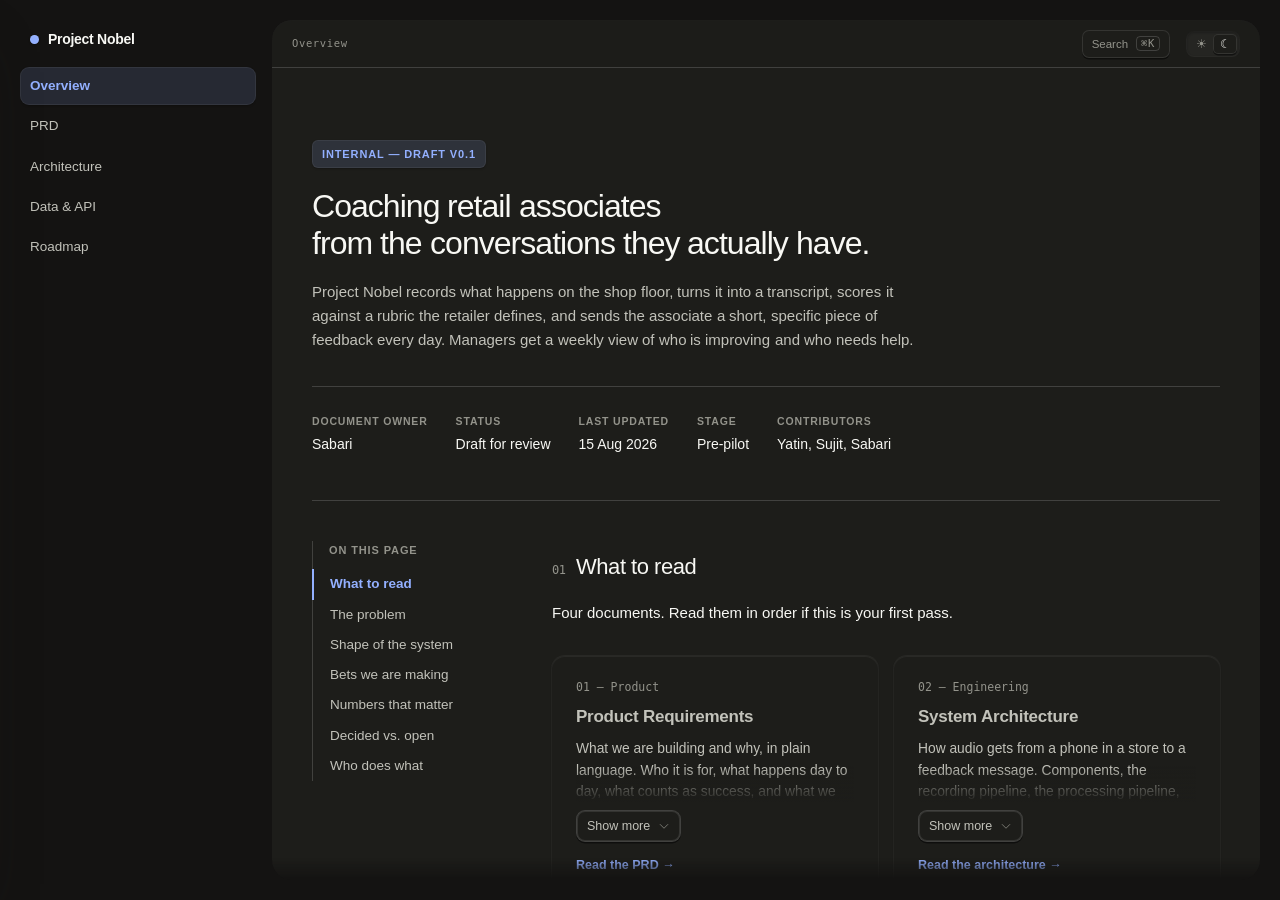
<file: index.html>
<!DOCTYPE html>
<html lang="en" class="dark">
<head>
<meta charset="utf-8">
<meta name="viewport" content="width=device-width, initial-scale=1">
<title>Project Nobel — Documentation</title>
<meta name="description" content="Project Nobel: retail sales coaching from real floor conversations. Product and architecture documentation.">
<link rel="stylesheet" href="assets/styles.css">
<link rel="icon" href="assets/favicon.svg" type="image/svg+xml">
</head>
<body>

<div class="app-shell">
  <aside class="site-sidebar" aria-label="Documentation">
    <a class="sidebar-brand" href="index.html"><span class="brand-mark"></span> Project Nobel</a>
    <nav class="sidebar-nav">
      <a href="index.html" class="active">Overview</a>
      <a href="prd.html">PRD</a>
      <a href="architecture.html">Architecture</a>
      <a href="data-model.html">Data &amp; API</a>
      <a href="roadmap.html">Roadmap</a>
    </nav>
  </aside>
  <div class="panel-column">
    <div class="doc-panel mat-panel scroll-inset" id="doc-scroll">
      <header class="doc-header">
        <button class="mat-cap press mobile-nav-btn" type="button" aria-label="Open navigation" aria-expanded="false"><span class="burger-ico" aria-hidden="true"><i></i><i></i><i></i></span></button>
        <span class="doc-breadcrumb meta">Overview</span>
        <span class="header-spacer"></span>
        <button class="mat-cap press search-trigger" type="button" aria-label="Search documentation"><span>Search</span><kbd class="meta">⌘K</kbd></button>
        <div class="theme-toggle mat-well" role="group" aria-label="Theme">
          <span class="theme-cap mat-cap" aria-hidden="true"></span>
          <button type="button" data-theme-light aria-label="Light" aria-pressed="false">☀</button>
          <button type="button" data-theme-dark aria-label="Dark" aria-pressed="true">☾</button>
        </div>
        <div class="progress-track" aria-hidden="true"><div class="progress"></div></div>
      </header>
      <div class="doc-fade-top"></div>
      <div class="doc-body">
<div class="wrap">

  <section class="hero">
    <span class="eyebrow">Internal — Draft v0.1</span>
    <h1>Coaching retail associates<br>from the conversations they actually have.</h1>
    <p class="lede">
      Project Nobel records what happens on the shop floor, turns it into a transcript, scores it
      against a rubric the retailer defines, and sends the associate a short, specific
      piece of feedback every day. Managers get a weekly view of who is improving and who needs help.
    </p>

    <div class="meta-row">
      <div class="meta-item"><div class="k">Document owner</div><div class="v">Sabari</div></div>
      <div class="meta-item"><div class="k">Status</div><div class="v">Draft for review</div></div>
      <div class="meta-item"><div class="k">Last updated</div><div class="v">15 Aug 2026</div></div>
      <div class="meta-item"><div class="k">Stage</div><div class="v">Pre-pilot</div></div>
      <div class="meta-item"><div class="k">Contributors</div><div class="v">Yatin, Sujit, Sabari</div></div>
    </div>
  </section>

  <div class="layout">

    <aside class="toc">
      <div class="toc-label">On this page</div>
      <a href="#read">What to read</a>
      <a href="#problem">The problem</a>
      <a href="#shape">Shape of the system</a>
      <a href="#bets">Bets we are making</a>
      <a href="#numbers">Numbers that matter</a>
      <a href="#decided">Decided vs. open</a>
      <a href="#team">Who does what</a>
    </aside>

    <main>

      <h2 id="read"><span class="section-num">01</span>What to read</h2>
      <p>Four documents. Read them in order if this is your first pass.</p>

      <div class="tiles">
        <a class="tile" href="prd.html">
          <div class="n">01 — Product</div>
          <div class="t">Product Requirements</div>
          <div class="d">What we are building and why, in plain language. Who it is for, what happens
            day to day, what counts as success, and what we are deliberately not doing.</div>
          <div class="go">Read the PRD →</div>
        </a>
        <a class="tile" href="architecture.html">
          <div class="n">02 — Engineering</div>
          <div class="t">System Architecture</div>
          <div class="d">How audio gets from a phone in a store to a feedback message. Components,
            the recording pipeline, the processing pipeline, failure handling, security.</div>
          <div class="go">Read the architecture →</div>
        </a>
        <a class="tile" href="data-model.html">
          <div class="n">03 — Engineering</div>
          <div class="t">Data Model &amp; API</div>
          <div class="d">Database tables, storage layout, API contracts between app and backend,
            the rubric format, and the exact prompt structure for scoring.</div>
          <div class="go">Read the data model →</div>
        </a>
        <a class="tile" href="roadmap.html">
          <div class="n">04 — Planning</div>
          <div class="t">Roadmap &amp; Risks</div>
          <div class="d">Phased delivery plan, the open questions that need answers before we
            commit, honest risk register, and owner-by-owner next steps.</div>
          <div class="go">Read the roadmap →</div>
        </a>
      </div>

      <h2 id="problem"><span class="section-num">02</span>The problem</h2>
      <p>
        In e-commerce, every step of a sale is measured. In a physical store, almost none of it is.
        A retailer knows what was sold and what the footfall was. They do not know what the associate
        actually said, whether they asked the customer what they needed, whether they knew the product,
        or whether they even greeted the person who walked in.
      </p>
      <p>
        Today the only tool is a manager standing nearby, or a mystery shopper visiting once a quarter.
        Both are rare, subjective, and too late to change anything. So coaching in retail is mostly
        opinion delivered occasionally, and nobody can tell whether it worked.
      </p>

      <div class="note">
        <div class="t">The one-line version</div>
        <p>Retail has no equivalent of a call recording. We are trying to create one, and then make it
        useful to the person who was on the call.</p>
      </div>

      <h2 id="shape"><span class="section-num">03</span>Shape of the system</h2>
      <p>Five moving parts. Everything in these documents is an elaboration of this diagram.</p>

      <div class="diagram">
        <svg viewBox="0 0 900 200" role="img" aria-label="Five stage flow: record, upload, transcribe, score, deliver">
          <defs>
            <marker id="ah" markerWidth="9" markerHeight="9" refX="7" refY="3.2" orient="auto">
              <path d="M0,0 L7,3.2 L0,6.4" class="d-line" fill="none" stroke-width="1.4"/>
            </marker>
          </defs>

          <g>
            <rect x="8" y="52" width="148" height="86" rx="9" class="d-fill d-stroke" stroke-width="1"/>
            <text x="82" y="80" text-anchor="middle" class="d-text" font-size="14" font-weight="620">Record</text>
            <text x="82" y="100" text-anchor="middle" class="d-dim" font-size="11.5">Phone in the</text>
            <text x="82" y="115" text-anchor="middle" class="d-dim" font-size="11.5">associate's pocket</text>
          </g>
          <line x1="160" y1="95" x2="188" y2="95" class="d-line" stroke-width="1.4" marker-end="url(#ah)"/>

          <g>
            <rect x="192" y="52" width="148" height="86" rx="9" class="d-fill d-stroke" stroke-width="1"/>
            <text x="266" y="80" text-anchor="middle" class="d-text" font-size="14" font-weight="620">Upload</text>
            <text x="266" y="100" text-anchor="middle" class="d-dim" font-size="11.5">Batched, on Wi-Fi,</text>
            <text x="266" y="115" text-anchor="middle" class="d-dim" font-size="11.5">every ~2 hours</text>
          </g>
          <line x1="344" y1="95" x2="372" y2="95" class="d-line" stroke-width="1.4" marker-end="url(#ah)"/>

          <g>
            <rect x="376" y="52" width="148" height="86" rx="9" class="d-fill d-stroke" stroke-width="1"/>
            <text x="450" y="80" text-anchor="middle" class="d-text" font-size="14" font-weight="620">Transcribe</text>
            <text x="450" y="100" text-anchor="middle" class="d-dim" font-size="11.5">Speech to text,</text>
            <text x="450" y="115" text-anchor="middle" class="d-dim" font-size="11.5">split by speaker</text>
          </g>
          <line x1="528" y1="95" x2="556" y2="95" class="d-line" stroke-width="1.4" marker-end="url(#ah)"/>

          <g>
            <rect x="560" y="52" width="148" height="86" rx="9" class="d-fill d-stroke" stroke-width="1"/>
            <text x="634" y="80" text-anchor="middle" class="d-text" font-size="14" font-weight="620">Score</text>
            <text x="634" y="100" text-anchor="middle" class="d-dim" font-size="11.5">LLM against the</text>
            <text x="634" y="115" text-anchor="middle" class="d-dim" font-size="11.5">retailer's rubric</text>
          </g>
          <line x1="712" y1="95" x2="740" y2="95" class="d-line" stroke-width="1.4" marker-end="url(#ah)"/>

          <g>
            <rect x="744" y="52" width="148" height="86" rx="9" class="d-fill d-stroke" stroke-width="1"/>
            <text x="818" y="80" text-anchor="middle" class="d-text" font-size="14" font-weight="620">Deliver</text>
            <text x="818" y="100" text-anchor="middle" class="d-dim" font-size="11.5">Daily nudge, weekly</text>
            <text x="818" y="115" text-anchor="middle" class="d-dim" font-size="11.5">manager view</text>
          </g>

          <text x="82" y="165" text-anchor="middle" class="d-faint" font-size="10.5" font-family="ui-monospace,monospace">React Native</text>
          <text x="266" y="165" text-anchor="middle" class="d-faint" font-size="10.5" font-family="ui-monospace,monospace">Opus + S3</text>
          <text x="450" y="165" text-anchor="middle" class="d-faint" font-size="10.5" font-family="ui-monospace,monospace">Voicemaker</text>
          <text x="634" y="165" text-anchor="middle" class="d-faint" font-size="10.5" font-family="ui-monospace,monospace">LLM + rubric</text>
          <text x="818" y="165" text-anchor="middle" class="d-faint" font-size="10.5" font-family="ui-monospace,monospace">App / WhatsApp</text>
        </svg>
      </div>
      <p class="caption">End-to-end flow. Nothing is scored on the device; the phone only records and uploads.</p>

      <h2 id="bets"><span class="section-num">04</span>Bets we are making</h2>
      <p>
        These are assumptions, not facts. Each one is something the pilot is designed to test.
        If any of the first three is wrong, the product does not work in its current form.
      </p>

      <div class="table-wrap">
        <table>
          <thead>
            <tr><th style="width:32px">#</th><th>The bet</th><th>If it is wrong</th><th>Confidence</th></tr>
          </thead>
          <tbody>
            <tr>
              <td>1</td>
              <td>A phone mic in a pocket or lanyard picks up the customer clearly enough to transcribe.</td>
              <td>Whole approach needs external mics. Cost and rollout friction go up sharply.</td>
              <td><span class="pill p-red">Low</span></td>
            </tr>
            <tr>
              <td>2</td>
              <td>Transcription is accurate enough in mixed Hindi–English retail speech to score fairly.</td>
              <td>Scores become noise. Associates stop trusting the feedback within a week.</td>
              <td><span class="pill p-yellow">Medium</span></td>
            </tr>
            <tr>
              <td>3</td>
              <td>Associates will keep the app running rather than quietly killing it.</td>
              <td>Coverage collapses. We measure only the people who already comply.</td>
              <td><span class="pill p-yellow">Medium</span></td>
            </tr>
            <tr>
              <td>4</td>
              <td>An LLM can apply a retail rubric about as consistently as a decent human manager.</td>
              <td>Fall back to a much narrower rubric: presence/absence checks only, no quality judgement.</td>
              <td><span class="pill p-green">High</span></td>
            </tr>
            <tr>
              <td>5</td>
              <td>Daily specific feedback actually changes behaviour on the floor.</td>
              <td>Product is a measurement tool, not a coaching tool. Different, smaller business.</td>
              <td><span class="pill p-yellow">Medium</span></td>
            </tr>
          </tbody>
        </table>
      </div>

      <div class="note warn">
        <div class="t">Bet 1 is the one to settle first</div>
        <p>
          Audio quality gates everything downstream. No amount of model quality fixes a recording where
          the customer is inaudible. Before writing pipeline code we should spend two days recording real
          store audio on a phone and listening to it. See
          <a href="roadmap.html#week0">Week 0 in the roadmap</a>.
        </p>
      </div>

      <h2 id="numbers"><span class="section-num">05</span>Numbers that matter</h2>
      <p>Rough planning figures for a single-store pilot. Derivations are in the architecture document.</p>

      <div class="note warn">
        <div class="t">Figures marked &dagger; are placeholders</div>
        <p>
          They were drafted to make the shape of the problem concrete, not derived from measurement
          or agreed with the customer. Nothing marked &dagger; should be quoted externally or planned
          against until it has been checked. Hover any marker to see this note again.
        </p>
      </div>

      <div class="grid g4">
        <div class="stat">
          <div class="num">~11 MB<span class="est">&dagger;</span></div>
          <div class="lbl">Audio per associate per shift</div>
          <div class="sub">8h · Opus 16 kbps mono</div>
        </div>
        <div class="stat">
          <div class="num">~4<span class="est">&dagger;</span></div>
          <div class="lbl">Uploads per shift</div>
          <div class="sub">every 2h, Wi-Fi preferred</div>
        </div>
        <div class="stat">
          <div class="num">&lt; 30 min<span class="est">&dagger;</span></div>
          <div class="lbl">Shift end to feedback</div>
          <div class="sub">target, not guaranteed</div>
        </div>
        <div class="stat">
          <div class="num">15 – 25<span class="est">&dagger;</span></div>
          <div class="lbl">Conversations per associate/day</div>
          <div class="sub">assumption, to be measured</div>
        </div>
      </div>

      <h2 id="decided"><span class="section-num">06</span>Decided vs. open</h2>

      <div class="grid g2">
        <div class="card">
          <div class="card-title"><span class="pill p-green">Decided</span></div>
          <ul class="checklist">
            <li><strong>React Native</strong> for the app, chosen for development speed, not cross-platform reach.</li>
            <li><strong>Android only</strong> for Phase 1. iOS's background-recording limits are a harder problem; deferred, not ruled out.</li>
            <li><strong>Supabase</strong> for backend, auth, database, storage and functions.</li>
            <li><strong>Voicemaker</strong> for transcription, flagship model.</li>
            <li><strong>Server-side diarization.</strong> Nothing about speaker separation on the device.</li>
            <li><strong>No on-device transcription.</strong> Quantized models lose too much accuracy.</li>
            <li><strong>Hindi and English</strong> for the first deployment.</li>
            <li><strong>Phone mic only</strong> in Phase 1. External hardware is Phase 2.</li>
            <li><strong>The retailer writes the rubric.</strong> We supply a starting template, they own it.</li>
          </ul>
        </div>
        <div class="card">
          <div class="card-title"><span class="pill p-yellow">Open</span></div>
          <ul class="crosslist">
            <li><strong>Do we keep the audio</strong> after transcription, or only the transcript?</li>
            <li><strong>Continuous vs. triggered recording</strong> — always-on, or associate taps to start?</li>
            <li><strong>Consent mechanism</strong> for the customer. Signage alone, or something explicit?</li>
            <li><strong>Feedback channel</strong> — in-app, WhatsApp, or both from day one?</li>
            <li><strong>Diarization quality</strong> — unproven until Voicemaker multi-channel is live.</li>
            <li><strong>Dialect accuracy</strong> — Punjabi-accented Hindi is a known gap, untested.</li>
            <li><strong>Scoring transparency</strong> — does the associate see the transcript behind a score?</li>
            <li><strong>Battery cost</strong> of an 8-hour recording session, unmeasured.</li>
          </ul>
        </div>
      </div>

      <p>
        Every open item has an owner and a target date in the
        <a href="roadmap.html#open">open questions table</a>.
      </p>

      <h2 id="team"><span class="section-num">07</span>Who does what</h2>

      <div class="table-wrap">
        <table>
          <thead>
            <tr><th>Person</th><th>Owns</th><th>Immediate next step</th></tr>
          </thead>
          <tbody>
            <tr>
              <td><strong>Sabari</strong></td>
              <td>System architecture, mobile app, backend pipeline</td>
              <td>This document set, then the RN background-recording spike</td>
            </tr>
            <tr>
              <td><strong>Sujit</strong></td>
              <td>Transcription stack, Voicemaker integration</td>
              <td>Enable multi-channel diarization; share API docs with Sabari</td>
            </tr>
            <tr>
              <td><strong>Yatin</strong></td>
              <td>Customer relationship, rubric definition, pilot site</td>
              <td>Set up the three-way group; get rubric v1 from the retailer</td>
            </tr>
          </tbody>
        </table>
      </div>

      <div class="note">
        <div class="t">How to use these docs</div>
        <p>
          Nothing here is final. Where a decision is genuinely undecided it says so, rather than
          picking something to look complete. Argue with the bets in section 04 first — those matter
          more than any implementation detail.
        </p>
      </div>

      <div class="pagenav">
        <a class="press-depth pagenav-btn pagenav-next" href="prd.html">
          <span class="press-depth-base" aria-hidden="true"></span>
          <span class="press-depth-face">
            <span class="press-depth-highlight" aria-hidden="true"></span>
            <span class="pagenav-inner">
              <span class="k">Next</span>
              <span class="v">Product Requirements →</span>
            </span>
          </span>
        </a>
      </div>

    </main>
  </div>

  <footer class="footer">
    <div>Project Nobel · Internal draft · Not for external distribution<br><a href="https://github.com/Sudo-Yatin/nobell/issues/new" rel="noopener">Suggest a change or flag an error →</a></div>
    <div><a href="prd.html">PRD</a> · <a href="architecture.html">Architecture</a> · <a href="data-model.html">Data &amp; API</a> · <a href="roadmap.html">Roadmap</a></div>
  </footer>
</div>
      </div>
      <div class="doc-fade-bottom"></div>
    </div>
  </div>
</div>

<script src="assets/search-index.js"></script>
<script src="assets/app.js"></script>
</body>
</html>
</file>
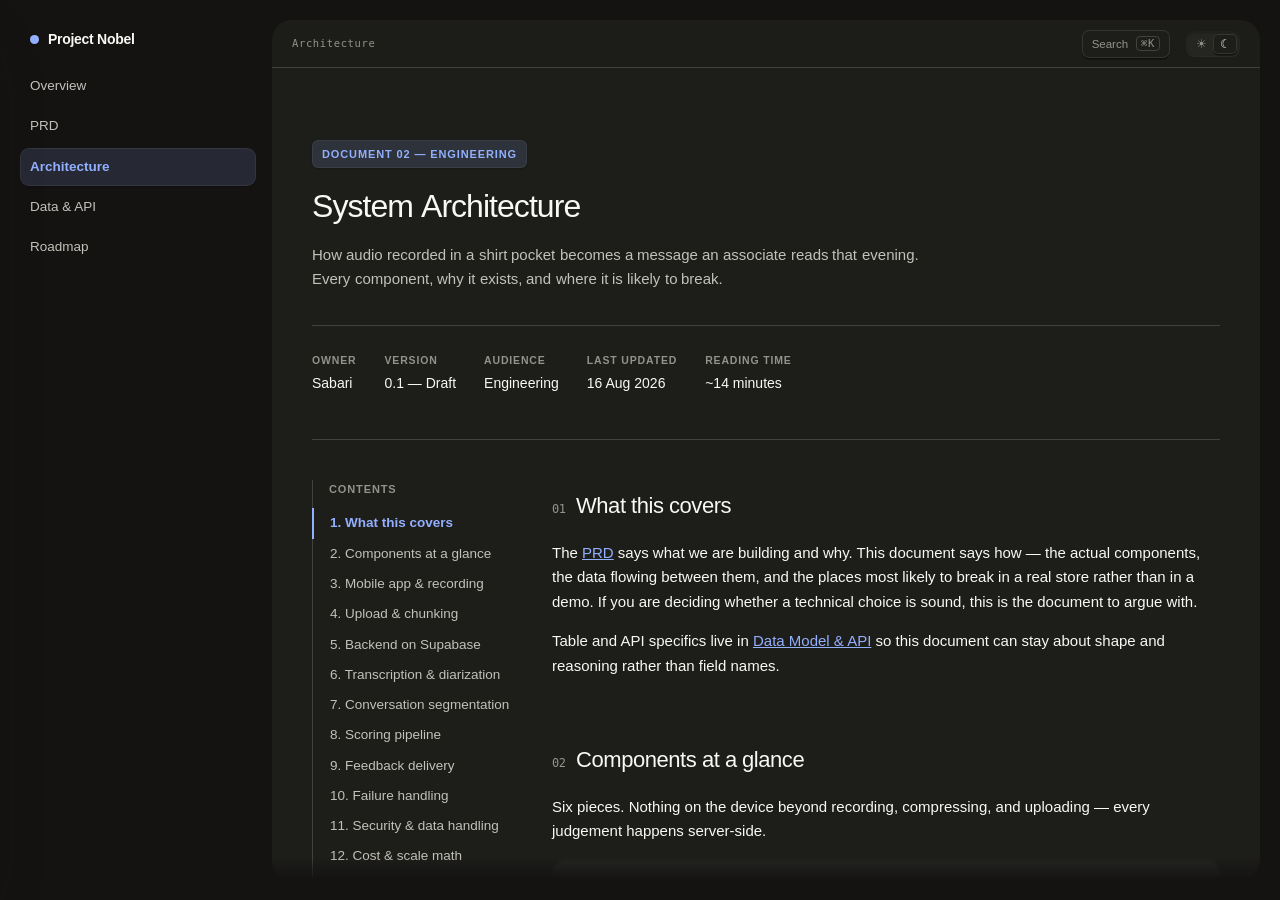
<file: architecture.html>
<!DOCTYPE html>
<html lang="en" class="dark">
<head>
<meta charset="utf-8">
<meta name="viewport" content="width=device-width, initial-scale=1">
<title>System Architecture — Project Nobel</title>
<meta name="description" content="How audio gets from a phone in a store to a feedback message. Components, pipelines, failure handling, security.">
<link rel="stylesheet" href="assets/styles.css">
<link rel="icon" href="assets/favicon.svg" type="image/svg+xml">
</head>
<body>

<div class="app-shell">
  <aside class="site-sidebar" aria-label="Documentation">
    <a class="sidebar-brand" href="index.html"><span class="brand-mark"></span> Project Nobel</a>
    <nav class="sidebar-nav">
      <a href="index.html">Overview</a>
      <a href="prd.html">PRD</a>
      <a href="architecture.html" class="active">Architecture</a>
      <a href="data-model.html">Data &amp; API</a>
      <a href="roadmap.html">Roadmap</a>
    </nav>
  </aside>
  <div class="panel-column">
    <div class="doc-panel mat-panel scroll-inset" id="doc-scroll">
      <header class="doc-header">
        <button class="mat-cap press mobile-nav-btn" type="button" aria-label="Open navigation" aria-expanded="false"><span class="burger-ico" aria-hidden="true"><i></i><i></i><i></i></span></button>
        <span class="doc-breadcrumb meta">Architecture</span>
        <span class="header-spacer"></span>
        <button class="mat-cap press search-trigger" type="button" aria-label="Search documentation"><span>Search</span><kbd class="meta">⌘K</kbd></button>
        <div class="theme-toggle mat-well" role="group" aria-label="Theme">
          <span class="theme-cap mat-cap" aria-hidden="true"></span>
          <button type="button" data-theme-light aria-label="Light" aria-pressed="false">☀</button>
          <button type="button" data-theme-dark aria-label="Dark" aria-pressed="true">☾</button>
        </div>
        <div class="progress-track" aria-hidden="true"><div class="progress"></div></div>
      </header>
      <div class="doc-fade-top"></div>
      <div class="doc-body">
<div class="wrap">

  <section class="hero">
    <span class="eyebrow">Document 02 — Engineering</span>
    <h1>System Architecture</h1>
    <p class="lede">
      How audio recorded in a shirt pocket becomes a message an associate reads that evening.
      Every component, why it exists, and where it is likely to break.
    </p>
    <div class="meta-row">
      <div class="meta-item"><div class="k">Owner</div><div class="v">Sabari</div></div>
      <div class="meta-item"><div class="k">Version</div><div class="v">0.1 — Draft</div></div>
      <div class="meta-item"><div class="k">Audience</div><div class="v">Engineering</div></div>
      <div class="meta-item"><div class="k">Last updated</div><div class="v">16 Aug 2026</div></div>
      <div class="meta-item"><div class="k">Reading time</div><div class="v">~14 minutes</div></div>
    </div>
  </section>

  <div class="layout">

    <aside class="toc">
      <div class="toc-label">Contents</div>
      <a href="#scope">1. What this covers</a>
      <a href="#glance">2. Components at a glance</a>
      <a href="#mobile">3. Mobile app &amp; recording</a>
      <a href="#upload">4. Upload &amp; chunking</a>
      <a href="#backend">5. Backend on Supabase</a>
      <a href="#transcribe">6. Transcription &amp; diarization</a>
      <a href="#segment">7. Conversation segmentation</a>
      <a href="#score">8. Scoring pipeline</a>
      <a href="#deliver">9. Feedback delivery</a>
      <a href="#failure">10. Failure handling</a>
      <a href="#security">11. Security &amp; data handling</a>
      <a href="#cost">12. Cost &amp; scale math</a>
      <a href="#open">13. Open technical questions</a>
    </aside>

    <main>

      <h2 id="scope"><span class="section-num">01</span>What this covers</h2>
      <p>
        The <a href="prd.html">PRD</a> says what we are building and why. This document says how —
        the actual components, the data flowing between them, and the places most likely to break
        in a real store rather than in a demo. If you are deciding whether a technical choice is
        sound, this is the document to argue with.
      </p>
      <p>
        Table and API specifics live in <a href="data-model.html">Data Model &amp; API</a> so this
        document can stay about shape and reasoning rather than field names.
      </p>

      <h2 id="glance"><span class="section-num">02</span>Components at a glance</h2>
      <p>Six pieces. Nothing on the device beyond recording, compressing, and uploading — every judgement happens server-side.</p>

      <div class="diagram">
        <svg viewBox="0 0 960 268" role="img" aria-label="Architecture diagram: mobile app, Supabase storage and edge functions, Voicemaker transcription, segmentation, scoring LLM in a top row; Postgres and delivery in a second row, with dashed lines showing which stages read and write Postgres">
          <defs>
            <marker id="ah2" markerWidth="9" markerHeight="9" refX="7" refY="3.2" orient="auto">
              <path d="M0,0 L7,3.2 L0,6.4" class="d-line" fill="none" stroke-width="1.4"/>
            </marker>
          </defs>

          <!-- pipeline row -->
          <g>
            <rect x="10" y="20" width="168" height="90" rx="9" class="d-fill d-stroke" stroke-width="1"/>
            <text x="94" y="50" text-anchor="middle" class="d-text" font-size="14" font-weight="620">Mobile app</text>
            <text x="94" y="70" text-anchor="middle" class="d-dim" font-size="11.5">React Native · Android</text>
            <text x="94" y="86" text-anchor="middle" class="d-faint" font-size="10.5" font-family="ui-monospace,monospace">records · compresses</text>
            <text x="94" y="100" text-anchor="middle" class="d-faint" font-size="10.5" font-family="ui-monospace,monospace">uploads Opus chunks</text>
          </g>
          <line x1="178" y1="65" x2="198" y2="65" class="d-line d-accent-s" stroke-width="1.6" marker-end="url(#ah2)"/>

          <g>
            <rect x="198" y="20" width="168" height="90" rx="9" class="d-fill2 d-stroke" stroke-width="1"/>
            <text x="282" y="50" text-anchor="middle" class="d-text" font-size="14" font-weight="620">Supabase</text>
            <text x="282" y="70" text-anchor="middle" class="d-dim" font-size="11.5">Storage + Edge Fns</text>
            <text x="282" y="86" text-anchor="middle" class="d-faint" font-size="10.5" font-family="ui-monospace,monospace">auth · object store</text>
            <text x="282" y="100" text-anchor="middle" class="d-faint" font-size="10.5" font-family="ui-monospace,monospace">triggers pipeline</text>
          </g>
          <line x1="366" y1="65" x2="386" y2="65" class="d-line d-accent-s" stroke-width="1.6" marker-end="url(#ah2)"/>

          <g>
            <rect x="386" y="20" width="168" height="90" rx="9" class="d-fill d-stroke" stroke-width="1"/>
            <text x="470" y="50" text-anchor="middle" class="d-text" font-size="14" font-weight="620">Voicemaker</text>
            <text x="470" y="70" text-anchor="middle" class="d-dim" font-size="11.5">Transcription API</text>
            <text x="470" y="86" text-anchor="middle" class="d-faint" font-size="10.5" font-family="ui-monospace,monospace">speech → text</text>
            <text x="470" y="100" text-anchor="middle" class="d-faint" font-size="10.5" font-family="ui-monospace,monospace">speaker diarization</text>
          </g>
          <line x1="554" y1="65" x2="574" y2="65" class="d-line d-accent-s" stroke-width="1.6" marker-end="url(#ah2)"/>

          <g>
            <rect x="574" y="20" width="168" height="90" rx="9" class="d-fill2 d-stroke" stroke-width="1"/>
            <text x="658" y="50" text-anchor="middle" class="d-text" font-size="14" font-weight="620">Segmentation</text>
            <text x="658" y="70" text-anchor="middle" class="d-dim" font-size="11.5">Edge function</text>
            <text x="658" y="86" text-anchor="middle" class="d-faint" font-size="10.5" font-family="ui-monospace,monospace">shift audio →</text>
            <text x="658" y="100" text-anchor="middle" class="d-faint" font-size="10.5" font-family="ui-monospace,monospace">conversations</text>
          </g>
          <line x1="742" y1="65" x2="762" y2="65" class="d-line d-accent-s" stroke-width="1.6" marker-end="url(#ah2)"/>

          <g>
            <rect x="762" y="20" width="188" height="90" rx="9" class="d-fill d-stroke" stroke-width="1"/>
            <text x="856" y="50" text-anchor="middle" class="d-text" font-size="14" font-weight="620">Scoring LLM</text>
            <text x="856" y="70" text-anchor="middle" class="d-dim" font-size="11.5">Rubric-based grading</text>
            <text x="856" y="86" text-anchor="middle" class="d-faint" font-size="10.5" font-family="ui-monospace,monospace">score + quote</text>
            <text x="856" y="100" text-anchor="middle" class="d-faint" font-size="10.5" font-family="ui-monospace,monospace">+ justification</text>
          </g>

          <!-- second row: persistence + output -->
          <rect x="198" y="180" width="544" height="66" rx="9" class="d-fill2 d-stroke" stroke-width="1"/>
          <text x="470" y="206" text-anchor="middle" class="d-text" font-size="14" font-weight="620">Postgres</text>
          <text x="470" y="224" text-anchor="middle" class="d-dim" font-size="11.5">Shifts · conversations · rubrics · scores — read and written by every stage above</text>
          <text x="470" y="240" text-anchor="middle" class="d-faint" font-size="10.5" font-family="ui-monospace,monospace">single source of truth</text>

          <line x1="282" y1="110" x2="282" y2="180" class="d-line" stroke-width="1.2" stroke-dasharray="3,4"/>
          <line x1="658" y1="110" x2="658" y2="180" class="d-line" stroke-width="1.2" stroke-dasharray="3,4"/>
          <line x1="470" y1="110" x2="470" y2="180" class="d-line" stroke-width="1.2" stroke-dasharray="3,4"/>

          <rect x="762" y="180" width="188" height="66" rx="9" class="d-fill d-stroke" stroke-width="1"/>
          <text x="856" y="206" text-anchor="middle" class="d-text" font-size="14" font-weight="620">Delivery</text>
          <text x="856" y="224" text-anchor="middle" class="d-dim" font-size="11.5">App / WhatsApp</text>
          <text x="856" y="240" text-anchor="middle" class="d-faint" font-size="10.5" font-family="ui-monospace,monospace">daily nudge · weekly view</text>
          <line x1="856" y1="110" x2="856" y2="180" class="d-line d-accent-s" stroke-width="1.6" marker-end="url(#ah2)"/>

          <text x="94" y="262" text-anchor="middle" class="d-faint" font-size="10.5">Device</text>
          <text x="470" y="262" text-anchor="middle" class="d-faint" font-size="10.5">Backend · third party</text>
          <text x="856" y="262" text-anchor="middle" class="d-faint" font-size="10.5">Output</text>
        </svg>
      </div>
      <p class="caption">
        Solid arrows are data moving forward through the pipeline. Dashed lines mean that stage reads
        from or writes to Postgres, which underlies everything but drives nothing directly — it is
        the record of truth, not a processing step.
      </p>

      <h2 id="mobile"><span class="section-num">03</span>Mobile app &amp; recording</h2>
      <p>
        The single hardest requirement in the whole system lives here: recording audio continuously
        for an entire shift, while the phone is locked, in a pocket, doing nothing else the associate
        would notice.
      </p>

      <h3>Why React Native, and Android only</h3>
      <p>
        Two separate decisions worth keeping distinct. <strong>React Native</strong> was chosen for
        development speed — it is the framework we can iterate fastest in for a pilot, not a choice
        made to get iOS and Android from one codebase. <strong>Android is the only target for Phase 1.</strong>
        iOS's stricter limits on continuous background audio — session suspension under memory
        pressure, tighter background-execution budgets — make an 8-hour always-recording session a
        much harder and less predictable problem there than on Android. Rather than split effort
        solving that on both platforms at once, Phase 1 ships Android only. iOS is deferred, not
        ruled out; the same React Native codebase can extend to it later once the recording model
        is proven.
      </p>

      <h3>Recording behaviour</h3>
      <ul>
        <li><strong>Start/end shift</strong> is an explicit associate action, not automatic. Recording only happens between these two taps.</li>
        <li><strong>Format:</strong> Opus at 16 kbps mono. Speech-optimized, roughly 11 MB for an 8-hour shift — see <a href="#cost">cost math</a>.</li>
        <li><strong>Persistent notification</strong> while recording, required by Android's foreground service model for continuous audio capture, and useful for trust regardless — the associate always knows the state.</li>
        <li><strong>Pause is always available,</strong> with no justification required, and pausing is never itself logged as a signal against the associate — see <a href="prd.html#privacy">recording people</a>.</li>
        <li><strong>Local buffer first.</strong> Audio is written to local storage in rolling segments before upload, so a dead network never loses a segment, only delays it.</li>
      </ul>

      <div class="note warn">
        <div class="t">Needs verification, not assumed</div>
        <p>
          Android's own background-execution story is not free of risk: aggressive OEM battery
          managers (Xiaomi, Oppo, and similar) kill background services well before stock Android
          would, and a foreground service with a notification does not fully protect against it in
          practice. We have not yet run an 8-hour on-body test across a spread of Android OEMs.
          Needs a real device spike before we commit further engineering — see
          <a href="roadmap.html#week0">Week 0</a>.
        </p>
      </div>

      <h2 id="upload"><span class="section-num">04</span>Upload &amp; chunking</h2>
      <p>
        The app does not hold eight hours of audio and upload it all at shift end. It uploads in
        chunks roughly every two hours, for three reasons: it caps how much is lost if the app
        crashes or the phone dies, it keeps individual uploads small enough to survive patchy store
        Wi-Fi, and it lets transcription start before the shift is even over.
      </p>
      <ul>
        <li><strong>Trigger:</strong> time-based (every ~2h) and opportunistic (on reaching known store Wi-Fi), not continuous streaming.</li>
        <li><strong>Payload:</strong> a single chunk is roughly 2-3 MB Opus, far under Voicemaker's ~100 MB per-request limit, leaving headroom rather than sitting near the ceiling.</li>
        <li><strong>Retry:</strong> exponential backoff, resumable — a failed chunk is retried on the next window, not abandoned.</li>
        <li><strong>Ordering:</strong> chunks carry a sequence number and shift ID so segmentation (<a href="#segment">section 7</a>) can reconstruct a continuous timeline even if chunks arrive out of order.</li>
      </ul>
      <p>The polling interval is tunable per deployment — tighter for faster feedback, looser to save battery. Start conservative; tighten once we have real battery data.</p>

      <h2 id="backend"><span class="section-num">05</span>Backend on Supabase</h2>
      <p>
        Supabase gives us Postgres, auth, object storage, and serverless functions in one place,
        which matters for a three-person team trying to reach a pilot quickly rather than run
        infrastructure. Nothing here is exotic enough to justify assembling the equivalent ourselves.
      </p>
      <div class="grid g2">
        <div class="card">
          <div class="card-title">What Supabase does for us</div>
          <ul>
            <li>Auth for associates and managers, with row-level security scoping every query to a store</li>
            <li>Object storage for raw audio chunks and, if we keep it, transcript text</li>
            <li>Postgres as the single source of truth for shifts, conversations, rubrics, and scores</li>
            <li>Edge functions as the glue: triggered on upload, they call Voicemaker, then segmentation, then the scoring LLM</li>
          </ul>
        </div>
        <div class="card">
          <div class="card-title">What we are watching</div>
          <ul>
            <li>Edge function cold starts and timeout limits under a full processing chain — may need to split into a queue rather than one long function</li>
            <li>Storage egress cost if audio retention turns out to be long — see <a href="prd.html#privacy">retention decision</a></li>
            <li>Row-level security policy correctness — a manager must never see another store's data by accident</li>
          </ul>
        </div>
      </div>

      <h2 id="transcribe"><span class="section-num">06</span>Transcription &amp; diarization</h2>
      <p>
        Each uploaded chunk goes to Voicemaker's flagship model. Two things matter more than raw
        accuracy: telling associate from customer, and handling code-mixed Hindi-English speech,
        which is the normal register of retail conversation in most Indian cities.
      </p>
      <ul>
        <li><strong>Diarization is not yet enabled</strong> on Voicemaker's side for multi-channel input — Sujit is enabling it. Until then, transcripts have text but not a reliable speaker label, which blocks most of the rubric.</li>
        <li><strong>Language:</strong> Hindi and English for the first deployment. Dialectal variation — Punjabi-accented Hindi is the flagged example — is an accuracy gap we have not measured yet.</li>
        <li><strong>Real-time is not available.</strong> Transcription happens after a chunk is fully uploaded, which is consistent with feedback being end-of-shift rather than live, and matches the product decision to never coach mid-conversation.</li>
        <li><strong>No on-device transcription.</strong> Ruled out on the expectation that quantized on-device models would lose too much accuracy on this kind of speech, and that mobile compute budget is tight regardless. This was a judgement call, not a measured result — nobody has benchmarked it. Ruled out for now, not forever.</li>
      </ul>

      <div class="note warn">
        <div class="t">Everything about Voicemaker here is unverified</div>
        <p>
          The API documentation has not been shared with engineering yet — it is still an open action
          on Sujit. The payload ceiling, the "flagship model" designation, the absence of real-time,
          and the diarization behaviour described in this document all come from a verbal summary in
          one meeting, not from docs anyone has read. Confirm the vendor's speech-to-text capability
          and limits before building against them; do not quote these figures to the customer.
        </p>
      </div>

      <h2 id="segment"><span class="section-num">07</span>Conversation segmentation</h2>
      <p>
        A shift transcript is a wall of text spanning eight hours. Segmentation cuts it into
        individual customer conversations — the unit the rubric actually scores.
      </p>
      <ul>
        <li><strong>Signal:</strong> silence gaps above a threshold, diarization turn-taking patterns, and a minimum-length filter to discard stray small talk between colleagues.</li>
        <li><strong>Failure modes to design against:</strong> merging two customers into one scored conversation (dilutes and confuses the rubric), or splitting one customer into two (scores an incomplete interaction as if it were complete).</li>
        <li><strong>Output:</strong> a list of conversation records, each with a start/end timestamp into the shift audio and a diarized transcript, ready for scoring.</li>
      </ul>
      <p>This stage is the one most dependent on diarization quality — see the <a href="roadmap.html#open">open questions table</a> for where that stands.</p>

      <h2 id="score"><span class="section-num">08</span>Scoring pipeline</h2>
      <p>
        Each segmented conversation is sent to an LLM along with the store's rubric. The model
        returns a score per rubric item, a short justification, and a supporting quote from the
        transcript — never a bare number. The exact prompt structure and output schema are in
        <a href="data-model.html#prompt">Data Model &amp; API</a>.
      </p>
      <ul>
        <li>Scoring is asynchronous and can happen as soon as a conversation is segmented — it does not wait for the whole shift to end.</li>
        <li>A conversation with too little audio, or where the customer's side is inaudible, should be flagged as unscoreable rather than forced through the rubric. A confident-looking wrong score is worse than an honest gap.</li>
        <li>Per-associate daily scores are an aggregate of the day's scoreable conversations, computed after the last one lands.</li>
      </ul>

      <h2 id="deliver"><span class="section-num">09</span>Feedback delivery</h2>
      <p>
        Once the daily aggregate and message are generated, delivery goes through the app and,
        pending WhatsApp Business API template approval, WhatsApp — see
        <a href="prd.html#feedback">the feedback rules in the PRD</a> for tone and content constraints.
        Manager dashboards are a weekly pull, computed from the same underlying scores, not a
        separate pipeline.
      </p>

      <h2 id="failure"><span class="section-num">10</span>Failure handling</h2>
      <p>The system will fail in ordinary ways constantly — dropped uploads, a third-party API timeout, a phone dying at 40% battery. None of these should be surprising in production.</p>
      <div class="table-wrap">
        <table>
          <thead><tr><th>Failure</th><th>Behaviour</th></tr></thead>
          <tbody>
            <tr><td>Chunk upload fails</td><td>Stays in local buffer, retried with backoff on the next window. Nothing is deleted from device until upload is confirmed.</td></tr>
            <tr><td>Voicemaker request times out or errors</td><td>Requeued with backoff; after N failures, the chunk is marked failed and surfaced in an internal ops view rather than silently dropped.</td></tr>
            <tr><td>Segmentation finds no clear boundaries</td><td>Falls back to treating the whole chunk as one long conversation rather than discarding it, flagged as low-confidence.</td></tr>
            <tr><td>Scoring LLM output fails schema validation</td><td>One retry with the same input; if it fails again, the conversation is marked unscored, not silently zeroed.</td></tr>
            <tr><td>Associate ends shift mid-upload</td><td>Any buffered chunk still uploads; end-of-shift does not cancel in-flight work.</td></tr>
          </tbody>
        </table>
      </div>

      <h2 id="security"><span class="section-num">11</span>Security &amp; data handling</h2>
      <ul>
        <li><strong>Row-level security</strong> in Postgres scopes every query to the associate's own data or the manager's own store — enforced at the database layer, not just in application code.</li>
        <li><strong>Audio in transit and at rest</strong> is encrypted (TLS for upload, storage-provider encryption at rest).</li>
        <li><strong>PII stripping</strong> runs on transcripts before long-term storage — phone numbers, names, card numbers, addresses — per <a href="prd.html#privacy">the PRD's privacy commitments</a>.</li>
        <li><strong>Retention:</strong> transcripts deleted after 90 days by a scheduled job; whether raw audio is kept at all is still an open decision — see <a href="roadmap.html#open">open questions</a>.</li>
        <li><strong>Access:</strong> nobody browses raw recordings by default. Playback is gated behind an explicit dispute-review flow, logged when used.</li>
      </ul>

      <h2 id="cost"><span class="section-num">12</span>Cost &amp; scale math</h2>

      <div class="note warn">
        <div class="t">Figures marked &dagger; are placeholders</div>
        <p>
          They were drafted to make the shape of the problem concrete, not derived from measurement
          or agreed with the customer. Nothing marked &dagger; should be quoted externally or planned
          against until it has been checked. Hover any marker to see this note again.
        </p>
      </div>
      <p>Rough numbers for a single-store pilot, to sanity-check before committing to infrastructure choices.</p>
      <div class="grid g4">
        <div class="stat"><div class="num">~11 MB<span class="est">&dagger;</span></div><div class="lbl">Audio per associate per shift</div><div class="sub">8h · Opus 16 kbps mono</div></div>
        <div class="stat"><div class="num">~1.1 GB<span class="est">&dagger;</span></div><div class="lbl">Audio per 100 associate-shifts</div><div class="sub">roughly one store-week</div></div>
        <div class="stat"><div class="num">15–25<span class="est">&dagger;</span></div><div class="lbl">Scoring calls per associate/day</div><div class="sub">one per conversation</div></div>
        <div class="stat"><div class="num">~100 MB</div><div class="lbl">Voicemaker payload ceiling</div><div class="sub">our chunks sit at ~2-3% of it</div></div>
      </div>
      <p>
        At single-store pilot scale, none of storage, transcription, or LLM cost is the constraint —
        engineering time is. Revisit this section seriously once a rollout spans dozens of stores,
        where transcription and LLM scoring cost per conversation becomes the dominant line item.
      </p>

      <h2 id="open"><span class="section-num">13</span>Open technical questions</h2>
      <p>Full list with owners and target dates lives in the <a href="roadmap.html#open">roadmap's open questions table</a>. The ones with the largest architectural blast radius:</p>
      <div class="grid g2">
        <div class="card">
          <div class="card-title"><span class="pill p-red">Blocking</span></div>
          <ul class="crosslist">
            <li>Multi-channel diarization is not live yet — segmentation and scoring both depend on it.</li>
            <li>Audio quality from a pocketed phone mic is unproven — see <a href="roadmap.html#week0">Week 0</a>.</li>
          </ul>
        </div>
        <div class="card">
          <div class="card-title"><span class="pill p-yellow">Design-affecting</span></div>
          <ul class="crosslist">
            <li>Continuous vs. triggered recording changes the upload and battery model.</li>
            <li>Audio retention decision changes storage cost and the security surface materially.</li>
          </ul>
        </div>
      </div>

      <div class="pagenav">
        <a class="press-depth pagenav-btn pagenav-prev" href="prd.html">
          <span class="press-depth-base" aria-hidden="true"></span>
          <span class="press-depth-face">
            <span class="press-depth-highlight" aria-hidden="true"></span>
            <span class="pagenav-inner">
              <span class="k">Previous</span>
              <span class="v">← Product Requirements</span>
            </span>
          </span>
        </a>
        <a class="press-depth pagenav-btn pagenav-next" href="data-model.html">
          <span class="press-depth-base" aria-hidden="true"></span>
          <span class="press-depth-face">
            <span class="press-depth-highlight" aria-hidden="true"></span>
            <span class="pagenav-inner">
              <span class="k">Next</span>
              <span class="v">Data Model &amp; API →</span>
            </span>
          </span>
        </a>
      </div>

    </main>
  </div>

  <footer class="footer">
    <div>Project Nobel · Internal draft · Not for external distribution<br><a href="https://github.com/Sudo-Yatin/nobell/issues/new" rel="noopener">Suggest a change or flag an error →</a></div>
    <div><a href="index.html">Overview</a> · <a href="prd.html">PRD</a> · <a href="data-model.html">Data &amp; API</a> · <a href="roadmap.html">Roadmap</a></div>
  </footer>
</div>
      </div>
      <div class="doc-fade-bottom"></div>
    </div>
  </div>
</div>

<script src="assets/search-index.js"></script>
<script src="assets/app.js"></script>
</body>
</html>
</file>
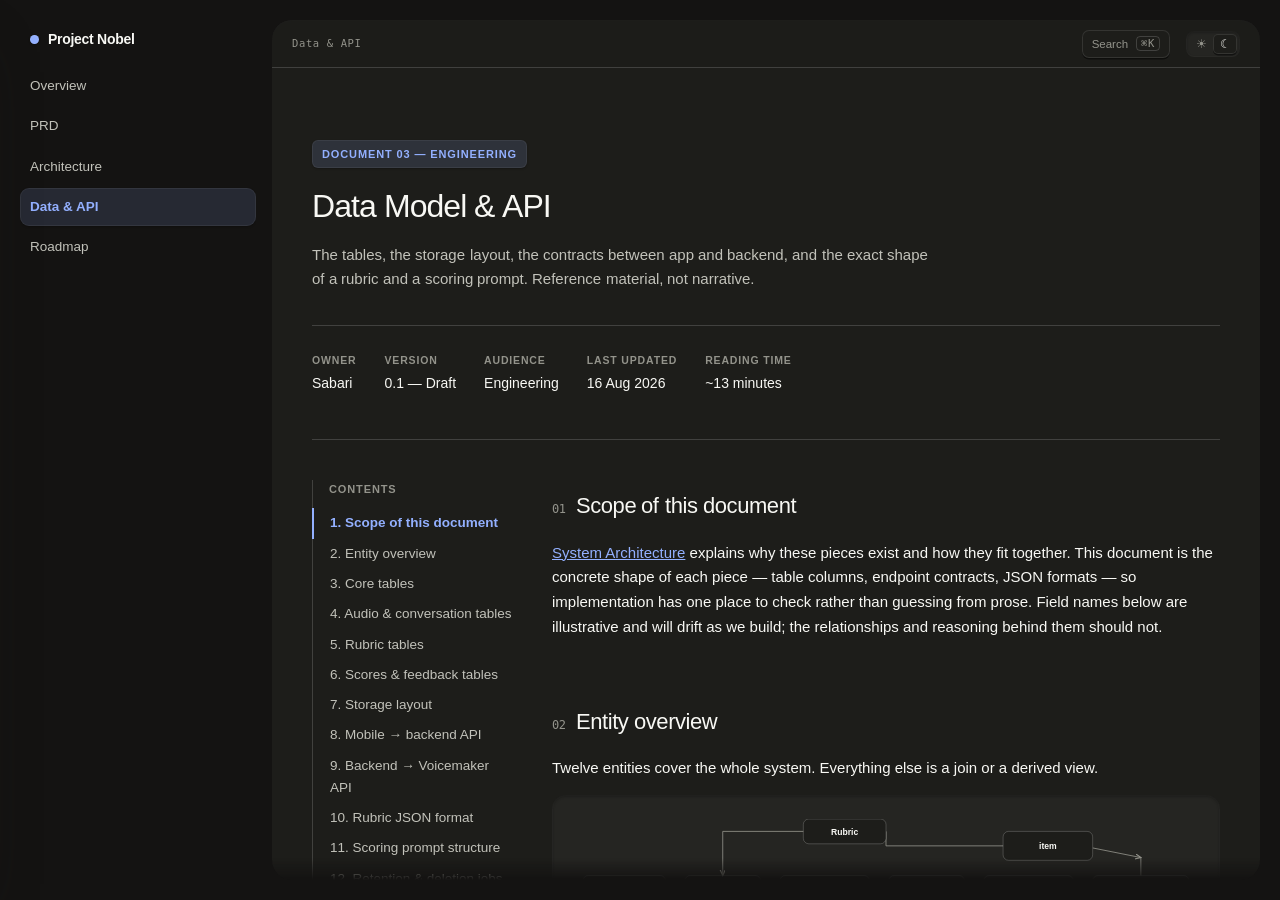
<file: data-model.html>
<!DOCTYPE html>
<html lang="en" class="dark">
<head>
<meta charset="utf-8">
<meta name="viewport" content="width=device-width, initial-scale=1">
<title>Data Model &amp; API — Project Nobel</title>
<meta name="description" content="Database tables, storage layout, API contracts, rubric format, and the scoring prompt structure for Project Nobel.">
<link rel="stylesheet" href="assets/styles.css">
<link rel="icon" href="assets/favicon.svg" type="image/svg+xml">
</head>
<body>

<div class="app-shell">
  <aside class="site-sidebar" aria-label="Documentation">
    <a class="sidebar-brand" href="index.html"><span class="brand-mark"></span> Project Nobel</a>
    <nav class="sidebar-nav">
      <a href="index.html">Overview</a>
      <a href="prd.html">PRD</a>
      <a href="architecture.html">Architecture</a>
      <a href="data-model.html" class="active">Data &amp; API</a>
      <a href="roadmap.html">Roadmap</a>
    </nav>
  </aside>
  <div class="panel-column">
    <div class="doc-panel mat-panel scroll-inset" id="doc-scroll">
      <header class="doc-header">
        <button class="mat-cap press mobile-nav-btn" type="button" aria-label="Open navigation" aria-expanded="false"><span class="burger-ico" aria-hidden="true"><i></i><i></i><i></i></span></button>
        <span class="doc-breadcrumb meta">Data &amp; API</span>
        <span class="header-spacer"></span>
        <button class="mat-cap press search-trigger" type="button" aria-label="Search documentation"><span>Search</span><kbd class="meta">⌘K</kbd></button>
        <div class="theme-toggle mat-well" role="group" aria-label="Theme">
          <span class="theme-cap mat-cap" aria-hidden="true"></span>
          <button type="button" data-theme-light aria-label="Light" aria-pressed="false">☀</button>
          <button type="button" data-theme-dark aria-label="Dark" aria-pressed="true">☾</button>
        </div>
        <div class="progress-track" aria-hidden="true"><div class="progress"></div></div>
      </header>
      <div class="doc-fade-top"></div>
      <div class="doc-body">
<div class="wrap">

  <section class="hero">
    <span class="eyebrow">Document 03 — Engineering</span>
    <h1>Data Model &amp; API</h1>
    <p class="lede">
      The tables, the storage layout, the contracts between app and backend, and the exact shape
      of a rubric and a scoring prompt. Reference material, not narrative.
    </p>
    <div class="meta-row">
      <div class="meta-item"><div class="k">Owner</div><div class="v">Sabari</div></div>
      <div class="meta-item"><div class="k">Version</div><div class="v">0.1 — Draft</div></div>
      <div class="meta-item"><div class="k">Audience</div><div class="v">Engineering</div></div>
      <div class="meta-item"><div class="k">Last updated</div><div class="v">16 Aug 2026</div></div>
      <div class="meta-item"><div class="k">Reading time</div><div class="v">~13 minutes</div></div>
    </div>
  </section>

  <div class="layout">

    <aside class="toc">
      <div class="toc-label">Contents</div>
      <a href="#scope">1. Scope of this document</a>
      <a href="#overview">2. Entity overview</a>
      <a href="#core">3. Core tables</a>
      <a href="#audio">4. Audio &amp; conversation tables</a>
      <a href="#rubric-tables">5. Rubric tables</a>
      <a href="#scores">6. Scores &amp; feedback tables</a>
      <a href="#storage">7. Storage layout</a>
      <a href="#mobile-api">8. Mobile → backend API</a>
      <a href="#voicemaker-api">9. Backend → Voicemaker API</a>
      <a href="#rubric-format">10. Rubric JSON format</a>
      <a href="#prompt">11. Scoring prompt structure</a>
      <a href="#retention">12. Retention &amp; deletion jobs</a>
    </aside>

    <main>

      <h2 id="scope"><span class="section-num">01</span>Scope of this document</h2>
      <p>
        <a href="architecture.html">System Architecture</a> explains why these pieces exist and how
        they fit together. This document is the concrete shape of each piece — table columns,
        endpoint contracts, JSON formats — so implementation has one place to check rather than
        guessing from prose. Field names below are illustrative and will drift as we build; the
        relationships and reasoning behind them should not.
      </p>

      <h2 id="overview"><span class="section-num">02</span>Entity overview</h2>
      <p>Twelve entities cover the whole system. Everything else is a join or a derived view.</p>

      <div class="diagram">
        <svg viewBox="0 0 900 210" role="img" aria-label="Entity relationship overview: retailer, store, associate, shift, audio chunk, conversation, rubric, rubric item, score, feedback message">
          <defs>
            <marker id="ah3" markerWidth="9" markerHeight="9" refX="7" refY="3.2" orient="auto">
              <path d="M0,0 L7,3.2 L0,6.4" class="d-line" fill="none" stroke-width="1.4"/>
            </marker>
          </defs>

          <g>
            <rect x="10" y="82" width="120" height="46" rx="8" class="d-fill d-stroke" stroke-width="1"/>
            <text x="70" y="110" text-anchor="middle" class="d-text" font-size="12.5" font-weight="620">Retailer</text>
          </g>
          <line x1="130" y1="105" x2="154" y2="105" class="d-line" stroke-width="1.2" marker-end="url(#ah3)"/>
          <g>
            <rect x="158" y="82" width="110" height="46" rx="8" class="d-fill d-stroke" stroke-width="1"/>
            <text x="213" y="110" text-anchor="middle" class="d-text" font-size="12.5" font-weight="620">Store</text>
          </g>
          <line x1="268" y1="105" x2="292" y2="105" class="d-line" stroke-width="1.2" marker-end="url(#ah3)"/>
          <g>
            <rect x="296" y="82" width="130" height="46" rx="8" class="d-fill d-stroke" stroke-width="1"/>
            <text x="361" y="110" text-anchor="middle" class="d-text" font-size="12.5" font-weight="620">Associate</text>
          </g>
          <line x1="426" y1="105" x2="450" y2="105" class="d-line" stroke-width="1.2" marker-end="url(#ah3)"/>
          <g>
            <rect x="454" y="82" width="110" height="46" rx="8" class="d-fill2 d-stroke" stroke-width="1"/>
            <text x="509" y="110" text-anchor="middle" class="d-text" font-size="12.5" font-weight="620">Shift</text>
          </g>
          <line x1="564" y1="105" x2="588" y2="105" class="d-line" stroke-width="1.2" marker-end="url(#ah3)"/>
          <g>
            <rect x="592" y="82" width="130" height="46" rx="8" class="d-fill2 d-stroke" stroke-width="1"/>
            <text x="657" y="110" text-anchor="middle" class="d-text" font-size="12.5" font-weight="620">Audio chunk</text>
          </g>
          <line x1="722" y1="105" x2="746" y2="105" class="d-line" stroke-width="1.2" marker-end="url(#ah3)"/>
          <g>
            <rect x="750" y="82" width="140" height="46" rx="8" class="d-fill2 d-stroke" stroke-width="1"/>
            <text x="820" y="110" text-anchor="middle" class="d-text" font-size="12.5" font-weight="620">Conversation</text>
          </g>

          <line x1="820" y1="82" x2="820" y2="56" class="d-line" stroke-width="1.2"/>
          <line x1="750" y1="42" x2="820" y2="56" class="d-line" stroke-width="1.2" marker-end="url(#ah3)"/>
          <g>
            <rect x="620" y="18" width="130" height="42" rx="8" class="d-fill d-stroke" stroke-width="1"/>
            <text x="685" y="44" text-anchor="middle" class="d-text" font-size="12.5" font-weight="620">Rubric item</text>
          </g>
          <line x1="620" y1="39" x2="450" y2="39" class="d-line" stroke-width="1.2"/>
          <line x1="450" y1="39" x2="450" y2="18" class="d-line" stroke-width="1.2"/>
          <g>
            <rect x="330" y="0" width="120" height="36" rx="8" class="d-fill d-stroke" stroke-width="1"/>
            <text x="390" y="23" text-anchor="middle" class="d-text" font-size="12.5" font-weight="620">Rubric</text>
          </g>
          <line x1="330" y1="18" x2="213" y2="18" class="d-line" stroke-width="1.2"/>
          <line x1="213" y1="18" x2="213" y2="82" class="d-line" stroke-width="1.2" marker-end="url(#ah3)"/>

          <line x1="820" y1="128" x2="820" y2="152" class="d-line" stroke-width="1.2" marker-end="url(#ah3)"/>
          <g>
            <rect x="750" y="156" width="140" height="42" rx="8" class="d-fill d-stroke" stroke-width="1"/>
            <text x="820" y="181" text-anchor="middle" class="d-text" font-size="12.5" font-weight="620">Score</text>
          </g>
        </svg>
      </div>
      <p class="caption">
        Retailer → Store → Associate → Shift → Audio chunk → Conversation is the main spine.
        Store → Rubric → Rubric item feeds Score, which references a Conversation and a Rubric item.
      </p>

      <h2 id="core"><span class="section-num">03</span>Core tables</h2>

      <h3><code>retailers</code></h3>
      <p>The customer organisation. One row per retail chain we work with.</p>
      <div class="kv">
        <dt>id</dt><dd>uuid, primary key</dd>
        <dt>name</dt><dd>text</dd>
        <dt>data_fiduciary_contact</dt><dd>text — who at the retailer owns DPDP compliance for their stores</dd>
      </div>

      <h3><code>stores</code></h3>
      <div class="kv">
        <dt>id</dt><dd>uuid, primary key</dd>
        <dt>retailer_id</dt><dd>fk → retailers</dd>
        <dt>name, city</dt><dd>text</dd>
        <dt>timezone</dt><dd>text — needed to bucket shifts and daily feedback correctly</dd>
      </div>

      <h3><code>associates</code></h3>
      <div class="kv">
        <dt>id</dt><dd>uuid, primary key</dd>
        <dt>store_id</dt><dd>fk → stores</dd>
        <dt>display_name</dt><dd>text — first name / preferred name only, not full legal identity</dd>
        <dt>phone_number</dt><dd>text, encrypted at rest — used for WhatsApp delivery</dd>
        <dt>consent_signed_at</dt><dd>timestamp — no shift can start recording without this set</dd>
      </div>

      <h3><code>managers</code></h3>
      <div class="kv">
        <dt>id</dt><dd>uuid, primary key</dd>
        <dt>store_id</dt><dd>fk → stores</dd>
        <dt>auth_user_id</dt><dd>fk → Supabase auth user</dd>
      </div>

      <h2 id="audio"><span class="section-num">04</span>Audio &amp; conversation tables</h2>

      <h3><code>shifts</code></h3>
      <div class="kv">
        <dt>id</dt><dd>uuid, primary key</dd>
        <dt>associate_id</dt><dd>fk → associates</dd>
        <dt>started_at, ended_at</dt><dd>timestamp — ended_at null while shift is in progress</dd>
        <dt>device_battery_at_start</dt><dd>int, nullable — without this the end reading answers nothing</dd>
        <dt>device_battery_at_end</dt><dd>int, nullable — the pair gives drain per shift, the open question in the roadmap</dd>
        <dt>device_model, os_version</dt><dd>text — OEM battery managers differ enough that drain and kill behaviour are only interpretable per device</dd>
      </div>

      <h3><code>audio_chunks</code></h3>
      <p>One row per uploaded chunk, roughly every ~2 hours per shift.</p>
      <div class="kv">
        <dt>id</dt><dd>uuid, primary key</dd>
        <dt>shift_id</dt><dd>fk → shifts</dd>
        <dt>sequence_no</dt><dd>int — orders chunks within a shift, independent of upload arrival order</dd>
        <dt>storage_path</dt><dd>text — see <a href="#storage">storage layout</a></dd>
        <dt>duration_seconds</dt><dd>int</dd>
        <dt>recorded_at, uploaded_at</dt><dd>timestamp — the gap between them is the upload lag we care about operationally</dd>
        <dt>transcription_status</dt><dd>enum: pending, processing, done, failed</dd>
        <dt>attempt_count</dt><dd>int — retries before a chunk is marked failed, per <a href="architecture.html#failure">failure handling</a></dd>
      </div>

      <h3><code>conversations</code></h3>
      <p>The output of segmentation — the unit everything downstream scores.</p>
      <div class="kv">
        <dt>id</dt><dd>uuid, primary key</dd>
        <dt>shift_id</dt><dd>fk → shifts</dd>
        <dt>start_offset_seconds, end_offset_seconds</dt><dd>int — position within the shift timeline</dd>
        <dt>transcript</dt><dd>text, diarized (speaker-labelled)</dd>
        <dt>scoreable</dt><dd>boolean — false if audio quality or length disqualifies it, per <a href="architecture.html#score">scoring pipeline</a></dd>
      </div>

      <h2 id="rubric-tables"><span class="section-num">05</span>Rubric tables</h2>

      <h3><code>rubrics</code></h3>
      <div class="kv">
        <dt>id</dt><dd>uuid, primary key</dd>
        <dt>store_id</dt><dd>fk → stores</dd>
        <dt>version</dt><dd>int — rubrics change; scores must reference the version they were scored against</dd>
        <dt>active</dt><dd>boolean</dd>
      </div>

      <h3><code>rubric_items</code></h3>
      <div class="kv">
        <dt>id</dt><dd>uuid, primary key</dd>
        <dt>rubric_id</dt><dd>fk → rubrics</dd>
        <dt>label</dt><dd>text — e.g. "Needs discovery"</dd>
        <dt>description</dt><dd>text — what to look for, in the retailer's own words</dd>
        <dt>weight</dt><dd>numeric — sums to 1.0 across a rubric's items</dd>
      </div>

      <h2 id="scores"><span class="section-num">06</span>Scores &amp; feedback tables</h2>

      <h3><code>conversation_scores</code></h3>
      <div class="kv">
        <dt>id</dt><dd>uuid, primary key</dd>
        <dt>conversation_id</dt><dd>fk → conversations</dd>
        <dt>rubric_item_id</dt><dd>fk → rubric_items</dd>
        <dt>score</dt><dd>numeric, 0–1</dd>
        <dt>justification</dt><dd>text</dd>
        <dt>supporting_quote</dt><dd>text — verbatim from the transcript, never optional</dd>
        <dt>scored_at</dt><dd>timestamp</dd>
        <dt>model_id, prompt_version</dt><dd>text — <strong>required.</strong> Without them, a score change after a prompt edit is indistinguishable from a behaviour change, and "agreement with a human manager" stops being measurable across time</dd>
      </div>

      <div class="note">
        <div class="t">Why the model and prompt version are not optional</div>
        <p>
          Score-agreement with a human manager is one of the pilot's exit criteria. The moment
          somebody tunes the scoring prompt, every historical score becomes incomparable unless it
          records what produced it. Store these from the first scored conversation, not once it
          becomes a problem.
        </p>
      </div>

      <h3><code>daily_feedback</code></h3>
      <div class="kv">
        <dt>id</dt><dd>uuid, primary key</dd>
        <dt>associate_id</dt><dd>fk → associates</dd>
        <dt>shift_id</dt><dd>fk → shifts</dd>
        <dt>message_text</dt><dd>text — under 80 words, per <a href="prd.html#feedback">the feedback rules</a></dd>
        <dt>delivered_via</dt><dd>enum: app, whatsapp, both</dd>
        <dt>opened_at</dt><dd>timestamp, nullable — feeds the "does anyone read it" metric in the PRD</dd>
      </div>

      <h3><code>disputes</code></h3>
      <p>
        The PRD promises an associate can challenge a score, and the success metrics count disputes
        as a fairness signal. Neither works without somewhere to record them.
      </p>
      <div class="kv">
        <dt>id</dt><dd>uuid, primary key</dd>
        <dt>conversation_id</dt><dd>fk → conversations</dd>
        <dt>associate_id</dt><dd>fk → associates — who raised it</dd>
        <dt>rubric_item_id</dt><dd>fk → rubric_items, nullable — which score is contested, or null for the whole conversation</dd>
        <dt>reason</dt><dd>text — the associate's own words</dd>
        <dt>status</dt><dd>enum: open, upheld, rejected, withdrawn</dd>
        <dt>resolved_by</dt><dd>fk → managers, nullable</dd>
        <dt>raised_at, resolved_at</dt><dd>timestamp</dd>
      </div>

      <h3><code>access_log</code></h3>
      <p>
        Security says raw transcript playback is "logged when used". This is that log. Without it the
        commitment is unenforceable and unauditable.
      </p>
      <div class="kv">
        <dt>id</dt><dd>uuid, primary key</dd>
        <dt>actor_id</dt><dd>uuid — the manager or admin who looked</dd>
        <dt>conversation_id</dt><dd>fk → conversations</dd>
        <dt>action</dt><dd>enum: viewed_transcript, played_audio, exported</dd>
        <dt>dispute_id</dt><dd>fk → disputes, nullable — the justification for access, where one exists</dd>
        <dt>occurred_at</dt><dd>timestamp</dd>
      </div>

      <h2 id="storage"><span class="section-num">07</span>Storage layout</h2>
      <p>Object storage paths are namespaced by retailer and store from day one, so per-tenant access control and eventual data export are structural, not bolted on.</p>
      <pre><code><span class="c">// audio chunk</span>
retailers/{retailer_id}/stores/{store_id}/shifts/{shift_id}/chunk-{sequence_no}.opus

<span class="c">// transcript, if retained beyond processing</span>
retailers/{retailer_id}/stores/{store_id}/conversations/{conversation_id}/transcript.txt</code></pre>
      <p>Whether the audio path is deleted immediately after transcription or retained for a window is the open retention decision — see <a href="roadmap.html#open">roadmap</a>.</p>

      <h2 id="mobile-api"><span class="section-num">08</span>Mobile → backend API</h2>
      <p>A small, deliberately boring set of endpoints. Everything interesting happens after upload, not in the API surface itself.</p>
      <div class="table-wrap">
        <table>
          <thead><tr><th>Endpoint</th><th>Purpose</th></tr></thead>
          <tbody>
            <tr><td><code>POST /shifts/start</code></td><td>Creates a shift row. Fails if consent is not on file for the associate.</td></tr>
            <tr><td><code>POST /shifts/{id}/chunks</code></td><td>Multipart upload of one Opus chunk plus sequence number.</td></tr>
            <tr><td><code>POST /shifts/{id}/end</code></td><td>Marks ended_at, flushes any buffered chunk uploads.</td></tr>
            <tr><td><code>GET /associates/{id}/feedback/latest</code></td><td>In-app read of the most recent daily feedback message.</td></tr>
          </tbody>
        </table>
      </div>

      <h2 id="voicemaker-api"><span class="section-num">09</span>Backend → Voicemaker API</h2>
      <p>
        Called from a Supabase edge function, triggered on chunk upload. Sends the Opus audio and
        requests diarized output. Payload is capped by Voicemaker at roughly 100 MB per request —
        our ~2-3 MB chunks leave large headroom, which is intentional; see
        <a href="architecture.html#upload">upload &amp; chunking</a> for why chunk size is small
        by design rather than by necessity.
      </p>
      <p>Multi-channel diarization is not enabled on Voicemaker's side yet — until it is, responses carry text without a reliable speaker label, which blocks segmentation and scoring.</p>

      <h2 id="rubric-format"><span class="section-num">10</span>Rubric JSON format</h2>
      <p>What a retailer's rubric looks like on the wire — human-editable, versioned, weights summing to 1.0.</p>
      <pre><code>{
  <span class="s">"store_id"</span>: <span class="s">"..."</span>,
  <span class="s">"version"</span>: 1,
  <span class="s">"items"</span>: [
    {
      <span class="s">"label"</span>: <span class="s">"Greeting"</span>,
      <span class="s">"description"</span>: <span class="s">"Associate speaks first, within ~30s, with a warm opening rather than 'yes?'"</span>,
      <span class="s">"weight"</span>: 0.10
    },
    {
      <span class="s">"label"</span>: <span class="s">"Needs discovery"</span>,
      <span class="s">"description"</span>: <span class="s">"Asks about use case, budget, or who the product is for before recommending"</span>,
      <span class="s">"weight"</span>: 0.25
    }
  ]
}</code></pre>
      <p>See <a href="prd.html#rubric">what "good" means</a> for why this is retailer-authored rather than something we impose.</p>

      <h2 id="prompt"><span class="section-num">11</span>Scoring prompt structure</h2>
      <p>The scoring call takes a diarized transcript and the active rubric, and must return structured output — never freeform prose, so the app can render scores and quotes reliably.</p>
      <pre><code><span class="c">// input</span>
{
  <span class="s">"transcript"</span>: <span class="s">"[Associate] ... [Customer] ... [Associate] ..."</span>,
  <span class="s">"rubric"</span>: { <span class="c">/* as above */</span> }
}

<span class="c">// required output shape, one entry per rubric item</span>
{
  <span class="s">"item_scores"</span>: [
    {
      <span class="s">"label"</span>: <span class="s">"Needs discovery"</span>,
      <span class="s">"score"</span>: 0.8,
      <span class="s">"justification"</span>: <span class="s">"Asked about intended use before recommending a model"</span>,
      <span class="s">"quote"</span>: <span class="s">"what will you mainly be using the phone for?"</span>
    }
  ],
  <span class="s">"scoreable"</span>: <span class="k">true</span>,
  <span class="s">"unscoreable_reason"</span>: <span class="k">null</span>
}</code></pre>
      <p>
        <code>unscoreable_reason</code> exists so the model has an explicit way to say "the customer's
        side is inaudible" or "this conversation is too short to judge" rather than forcing scores onto
        thin evidence. Output is validated against this schema; a response that fails validation is
        retried once, then marked unscored — see <a href="architecture.html#failure">failure handling</a>.
      </p>

      <h2 id="retention"><span class="section-num">12</span>Retention &amp; deletion jobs</h2>
      <ul>
        <li><strong>Transcripts:</strong> a scheduled job deletes <code>conversations.transcript</code> content 90 days after creation, per <a href="prd.html#privacy">the PRD's privacy commitments</a>. Aggregate scores are unaffected — they do not reference transcript text.</li>
        <li><strong>Raw audio:</strong> whether <code>audio_chunks</code> objects are deleted immediately after successful transcription, or retained for some window, is still open — see the <a href="roadmap.html#open">roadmap</a>. The schema supports either without migration: deletion is a storage-layer job, not a schema change.</li>
        <li><strong>PII stripping:</strong> runs as part of the transcript write, before <code>conversations.transcript</code> is persisted — phone numbers, names, card numbers, addresses are redacted at write time, not after the fact.</li>
      </ul>

      <div class="note warn">
        <div class="t">Unresolved: deletion versus disputes</div>
        <p>
          Transcripts delete at 90 days, but a dispute is argued <em>from</em> the transcript. A
          dispute raised at day 88 and reviewed at day 92 has nothing left to review. Two plausible
          fixes — freeze deletion while a dispute is open, or shorten the window in which a dispute
          can be raised — and we have not picked one. Whoever settles the
          <a href="roadmap.html#open">audio retention question</a> should settle this at the same time,
          because they are the same decision.
        </p>
      </div>

      <div class="pagenav">
        <a class="press-depth pagenav-btn pagenav-prev" href="architecture.html">
          <span class="press-depth-base" aria-hidden="true"></span>
          <span class="press-depth-face">
            <span class="press-depth-highlight" aria-hidden="true"></span>
            <span class="pagenav-inner">
              <span class="k">Previous</span>
              <span class="v">← System Architecture</span>
            </span>
          </span>
        </a>
        <a class="press-depth pagenav-btn pagenav-next" href="roadmap.html">
          <span class="press-depth-base" aria-hidden="true"></span>
          <span class="press-depth-face">
            <span class="press-depth-highlight" aria-hidden="true"></span>
            <span class="pagenav-inner">
              <span class="k">Next</span>
              <span class="v">Roadmap &amp; Risks →</span>
            </span>
          </span>
        </a>
      </div>

    </main>
  </div>

  <footer class="footer">
    <div>Project Nobel · Internal draft · Not for external distribution<br><a href="https://github.com/Sudo-Yatin/nobell/issues/new" rel="noopener">Suggest a change or flag an error →</a></div>
    <div><a href="index.html">Overview</a> · <a href="prd.html">PRD</a> · <a href="architecture.html">Architecture</a> · <a href="roadmap.html">Roadmap</a></div>
  </footer>
</div>
      </div>
      <div class="doc-fade-bottom"></div>
    </div>
  </div>
</div>

<script src="assets/search-index.js"></script>
<script src="assets/app.js"></script>
</body>
</html>
</file>
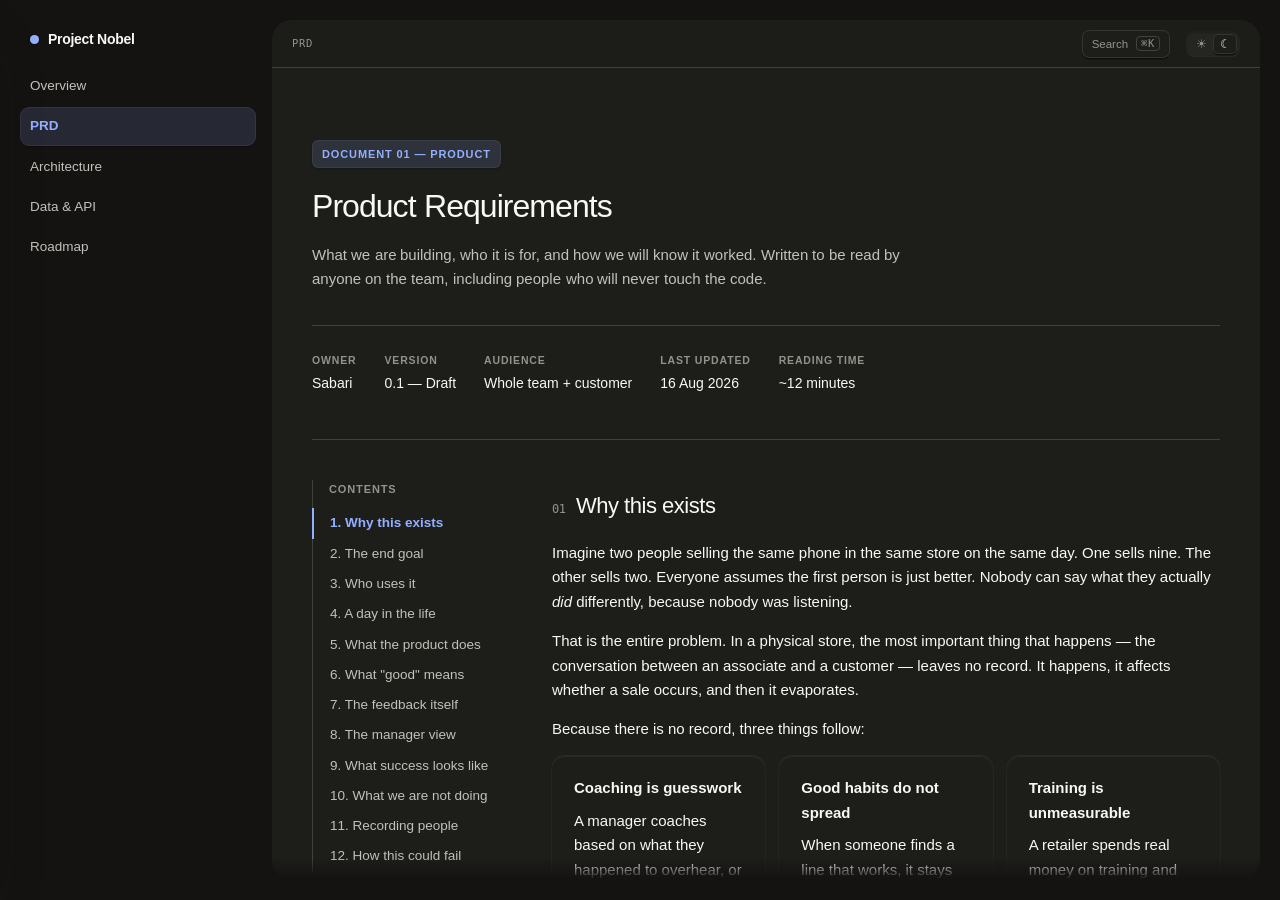
<file: prd.html>
<!DOCTYPE html>
<html lang="en" class="dark">
<head>
<meta charset="utf-8">
<meta name="viewport" content="width=device-width, initial-scale=1">
<title>Product Requirements — Project Nobel</title>
<meta name="description" content="What Project Nobel is, who it is for, and what it must do. Written in plain language.">
<link rel="stylesheet" href="assets/styles.css">
<link rel="icon" href="assets/favicon.svg" type="image/svg+xml">
</head>
<body>

<div class="app-shell">
  <aside class="site-sidebar" aria-label="Documentation">
    <a class="sidebar-brand" href="index.html"><span class="brand-mark"></span> Project Nobel</a>
    <nav class="sidebar-nav">
      <a href="index.html">Overview</a>
      <a href="prd.html" class="active">PRD</a>
      <a href="architecture.html">Architecture</a>
      <a href="data-model.html">Data &amp; API</a>
      <a href="roadmap.html">Roadmap</a>
    </nav>
  </aside>
  <div class="panel-column">
    <div class="doc-panel mat-panel scroll-inset" id="doc-scroll">
      <header class="doc-header">
        <button class="mat-cap press mobile-nav-btn" type="button" aria-label="Open navigation" aria-expanded="false"><span class="burger-ico" aria-hidden="true"><i></i><i></i><i></i></span></button>
        <span class="doc-breadcrumb meta">PRD</span>
        <span class="header-spacer"></span>
        <button class="mat-cap press search-trigger" type="button" aria-label="Search documentation"><span>Search</span><kbd class="meta">⌘K</kbd></button>
        <div class="theme-toggle mat-well" role="group" aria-label="Theme">
          <span class="theme-cap mat-cap" aria-hidden="true"></span>
          <button type="button" data-theme-light aria-label="Light" aria-pressed="false">☀</button>
          <button type="button" data-theme-dark aria-label="Dark" aria-pressed="true">☾</button>
        </div>
        <div class="progress-track" aria-hidden="true"><div class="progress"></div></div>
      </header>
      <div class="doc-fade-top"></div>
      <div class="doc-body">
<div class="wrap">

  <section class="hero">
    <span class="eyebrow">Document 01 — Product</span>
    <h1>Product Requirements</h1>
    <p class="lede">
      What we are building, who it is for, and how we will know it worked.
      Written to be read by anyone on the team, including people who will never touch the code.
    </p>
    <div class="meta-row">
      <div class="meta-item"><div class="k">Owner</div><div class="v">Sabari</div></div>
      <div class="meta-item"><div class="k">Version</div><div class="v">0.1 — Draft</div></div>
      <div class="meta-item"><div class="k">Audience</div><div class="v">Whole team + customer</div></div>
      <div class="meta-item"><div class="k">Last updated</div><div class="v">16 Aug 2026</div></div>
      <div class="meta-item"><div class="k">Reading time</div><div class="v">~12 minutes</div></div>
    </div>
  </section>

  <div class="layout">

    <aside class="toc">
      <div class="toc-label">Contents</div>
      <a href="#why">1. Why this exists</a>
      <a href="#goal">2. The end goal</a>
      <a href="#who">3. Who uses it</a>
      <a href="#day">4. A day in the life</a>
      <a href="#does">5. What the product does</a>
      <a href="#rubric">6. What "good" means</a>
      <a href="#feedback">7. The feedback itself</a>
      <a href="#manager">8. The manager view</a>
      <a href="#success">9. What success looks like</a>
      <a href="#notdoing">10. What we are not doing</a>
      <a href="#privacy">11. Recording people</a>
      <a href="#fail">12. How this could fail</a>
    </aside>

    <main>

      <h2 id="why"><span class="section-num">01</span>Why this exists</h2>

      <p>
        Imagine two people selling the same phone in the same store on the same day. One sells nine.
        The other sells two. Everyone assumes the first person is just better. Nobody can say what
        they actually <em>did</em> differently, because nobody was listening.
      </p>
      <p>
        That is the entire problem. In a physical store, the most important thing that happens —
        the conversation between an associate and a customer — leaves no record. It happens, it
        affects whether a sale occurs, and then it evaporates.
      </p>
      <p>Because there is no record, three things follow:</p>

      <div class="grid g3">
        <div class="card">
          <div class="card-title">Coaching is guesswork</div>
          <p>A manager coaches based on what they happened to overhear, or on a gut feeling about
          someone. It is not wrong, exactly. It is just unevidenced.</p>
        </div>
        <div class="card">
          <div class="card-title">Good habits do not spread</div>
          <p>When someone finds a line that works, it stays with them. There is no mechanism to
          notice it, name it, and teach it to the other eleven people on the floor.</p>
        </div>
        <div class="card">
          <div class="card-title">Training is unmeasurable</div>
          <p>A retailer spends real money on training and cannot tell whether anyone changed
          their behaviour afterwards. Sales moved, but sales always move.</p>
        </div>
      </div>

      <p>
        Every one of these is solved in a call centre, and has been for twenty years, because calls
        are recorded. The shop floor never got that. We are trying to give it that, and then do
        something useful with it.
      </p>

      <h2 id="goal"><span class="section-num">02</span>The end goal</h2>

      <div class="note">
        <div class="t">In one sentence</div>
        <p>
          Every retail associate should finish their shift knowing one specific thing they did well
          and one specific thing to do differently tomorrow — based on what they actually said,
          not on someone's impression of them.
        </p>
      </div>

      <p>That is the whole product. Everything else is machinery in service of that sentence.</p>

      <p>Three things have to be true for it to be worth building:</p>

      <ol>
        <li><strong>The feedback has to be specific.</strong> "Improve your product knowledge" is
          useless. "A customer asked about battery life twice and you moved to price both times"
          is something a person can act on.</li>
        <li><strong>It has to arrive quickly.</strong> Feedback about Tuesday delivered on Friday
          is a performance review. Feedback about Tuesday delivered on Tuesday evening is coaching.</li>
        <li><strong>The associate has to not hate it.</strong> If it feels like surveillance, they
          will find a way to defeat it, and they will be right to. It has to feel like something
          that helps them earn more.</li>
      </ol>

      <h2 id="who"><span class="section-num">03</span>Who uses it</h2>

      <div class="table-wrap">
        <table>
          <thead>
            <tr><th>Person</th><th>What they want</th><th>What they get</th><th>What worries them</th></tr>
          </thead>
          <tbody>
            <tr>
              <td><strong>The associate</strong><br><span class="pill p-blue">Primary user</span></td>
              <td>To sell more, hit incentives, not be embarrassed in front of colleagues</td>
              <td>A short private message at the end of each shift: one strength, one fix</td>
              <td>"Is this going to be used to fire me?"</td>
            </tr>
            <tr>
              <td><strong>The store manager</strong><br><span class="pill p-purple">Secondary</span></td>
              <td>To know who needs help this week without hovering over everyone</td>
              <td>A weekly view of the team, sorted by who is struggling and with what</td>
              <td>"Is this more admin work for me?"</td>
            </tr>
            <tr>
              <td><strong>The regional / L&amp;D head</strong><br><span class="pill p-gray">Buyer</span></td>
              <td>To prove training spend produces behaviour change</td>
              <td>Trend lines across stores, before and after training interventions</td>
              <td>"Will this create a legal problem for us?"</td>
            </tr>
          </tbody>
        </table>
      </div>

      <div class="note warn">
        <div class="t">Note the tension</div>
        <p>
          The person who buys this and the person who uses it are not the same, and they do not want
          the same thing. The buyer wants oversight. The user wants help. If we build purely for the
          buyer we get a compliance tool that associates sabotage. The product has to be genuinely
          useful to the associate first, or it dies on the floor regardless of who signed the contract.
        </p>
      </div>

      <h2 id="day"><span class="section-num">04</span>A day in the life</h2>
      <p>Concretely, here is what the product looks like from the associate's side.</p>

      <div class="timeline">
        <div class="tl-item done">
          <div class="tl-when">09:45 — Shift start</div>
          <div class="tl-what">Ravi clocks in and opens the app</div>
          <p>One tap on "Start shift". The app confirms it is recording with a persistent
          notification. He puts the phone in his shirt pocket and forgets about it.</p>
        </div>
        <div class="tl-item done">
          <div class="tl-when">10:00 – 18:00 — On the floor</div>
          <div class="tl-what">He works a normal day</div>
          <p>He talks to maybe twenty customers. He takes a lunch break and pauses recording with
          one tap. Roughly every two hours, when the store Wi-Fi is reachable, the app quietly
          sends what it has recorded. He does not notice this happening.</p>
        </div>
        <div class="tl-item done">
          <div class="tl-when">18:00 — Shift end</div>
          <div class="tl-what">He taps "End shift"</div>
          <p>Recording stops. Anything not yet uploaded goes now. Phone is at 38%, which is
          survivable but not great.</p>
        </div>
        <div class="tl-item">
          <div class="tl-when">18:20 — Feedback</div>
          <div class="tl-what">A message arrives</div>
          <p>
            <em>"Today you had 18 conversations. In 15 of them you asked what the customer would
            mainly use the phone for — that is your strongest habit and it is above the store
            average. In 6 conversations the customer raised price and you moved straight to the
            EMI option without acknowledging the concern. Tomorrow, try naming the concern first:
            'I understand, it's a big spend.' Then offer EMI."</em>
          </p>
        </div>
        <div class="tl-item later">
          <div class="tl-when">Monday — Manager</div>
          <div class="tl-what">Priya reviews the week</div>
          <p>She sees that four of her nine associates are weak on the same thing — handling price
          objections. That is a team huddle topic, not four separate conversations.</p>
        </div>
      </div>

      <h2 id="does"><span class="section-num">05</span>What the product does</h2>
      <p>Broken into the five things it must do, in order.</p>

      <h3>5.1 — Record the conversation</h3>
      <p>
        The app records audio while the associate is on shift. Not video, not location, just audio,
        and only between "start shift" and "end shift". The associate can pause at any time and the
        app makes it obvious when it is recording. Recording must survive the phone being locked and
        put in a pocket, which is the single hardest technical requirement in the product.
      </p>

      <h3>5.2 — Turn it into text</h3>
      <p>
        Audio goes to our servers and is converted to a transcript. The transcript needs to mark who
        said what — associate or customer — because "did the associate ask a question" is meaningless
        if we cannot tell who was speaking. Conversations happen in a mix of Hindi and English,
        frequently within the same sentence, which is normal in Indian retail and difficult for
        speech systems.
      </p>

      <h3>5.3 — Split it into conversations</h3>
      <p>
        Eight hours of audio is not one conversation, it is twenty conversations separated by
        silence, walking, and small talk with colleagues. The system has to find the boundaries and
        discard everything that is not a customer interaction. Getting this wrong in either direction
        is bad: merge two customers and the scoring is nonsense; split one customer in half and we
        score an incomplete interaction.
      </p>

      <h3>5.4 — Score each conversation</h3>
      <p>
        Each conversation is evaluated against a rubric — a checklist of behaviours the retailer
        believes make a good interaction. See section 6.
      </p>

      <h3>5.5 — Say something useful</h3>
      <p>
        Scores are not the product. The product is a short message that a tired person will read on
        their commute home and remember one thing from. See section 7.
      </p>

      <h2 id="rubric"><span class="section-num">06</span>What "good" means</h2>

      <div class="note good">
        <div class="t">The retailer defines this, not us</div>
        <p>
          We do not know what good selling looks like in a jewellery store versus a phone store
          versus a pharmacy. The retailer does. We provide a starting template and the tools to edit
          it. They own the definition. This is a deliberate product decision, not laziness — a rubric
          the retailer did not write is a rubric their managers will not defend.
        </p>
      </div>

      <p>A rubric is a list of things to check for. A reasonable starting template for electronics retail:</p>

      <div class="table-wrap">
        <table>
          <thead>
            <tr><th>Behaviour</th><th>What we look for in the transcript</th><th>Weight</th></tr>
          </thead>
          <tbody>
            <tr>
              <td><strong>Greeting</strong></td>
              <td>Did the associate speak first, within roughly the first 30 seconds, with a warm opening rather than "yes?"</td>
              <td><span class="pill p-gray">10%</span><span class="est">&dagger;</span></td>
            </tr>
            <tr>
              <td><strong>Needs discovery</strong></td>
              <td>Did they ask what the customer actually needs — use case, budget, who it is for — before recommending anything?</td>
              <td><span class="pill p-blue">25%</span><span class="est">&dagger;</span></td>
            </tr>
            <tr>
              <td><strong>Product knowledge</strong></td>
              <td>Were the customer's questions answered accurately and confidently, or deflected?</td>
              <td><span class="pill p-blue">20%</span><span class="est">&dagger;</span></td>
            </tr>
            <tr>
              <td><strong>Objection handling</strong></td>
              <td>When the customer hesitated on price or features, was the concern acknowledged before being answered?</td>
              <td><span class="pill p-blue">20%</span><span class="est">&dagger;</span></td>
            </tr>
            <tr>
              <td><strong>Add-ons</strong></td>
              <td>Was a relevant accessory, warranty or exchange mentioned — naturally, not as a script?</td>
              <td><span class="pill p-gray">10%</span><span class="est">&dagger;</span></td>
            </tr>
            <tr>
              <td><strong>Close</strong></td>
              <td>Was there a clear next step, even when the customer left without buying?</td>
              <td><span class="pill p-gray">15%</span><span class="est">&dagger;</span></td>
            </tr>
          </tbody>
        </table>
      </div>

      <p>
        Each behaviour gets a score, a short justification, and a quote from the transcript that
        supports it. The quote is not optional. A score without evidence is an opinion, and an
        associate who disagrees with an opinion has no way to check it.
      </p>

      <div class="note">
        <div class="t">On the word "ideal"</div>
        <p>
          The customer will want to define an "ideal call". Worth being careful here: no real
          conversation matches an ideal, and scoring everyone against a perfect script produces
          uniformly low scores that demotivate everyone. The rubric should describe behaviours that
          are present or absent, not proximity to a fictional perfect call.
        </p>
      </div>

      <h2 id="feedback"><span class="section-num">07</span>The feedback itself</h2>
      <p>
        This is the part of the product that people actually experience, so it deserves more care
        than the pipeline that produces it.
      </p>

      <div class="grid g2">
        <div class="card">
          <div class="card-title"><span class="pill p-green">Rules</span></div>
          <ul>
            <li>Under 80 words. It is read on a bus.</li>
            <li>Exactly one strength and one improvement. Not three of each.</li>
            <li>Quote what they actually said.</li>
            <li>The improvement includes what to say instead.</li>
            <li>Compare to their own past, not to the top performer.</li>
            <li>Neutral tone. Not a cheerleader, not a manager.</li>
          </ul>
        </div>
        <div class="card">
          <div class="card-title"><span class="pill p-red">Never</span></div>
          <ul>
            <li>A bare number with no explanation.</li>
            <li>A ranking against named colleagues.</li>
            <li>Anything that reads as a warning or a threat.</li>
            <li>Feedback on a day with too little usable audio — say nothing instead.</li>
            <li>Comment on accent, personality, or anything not in the rubric.</li>
            <li>More than one message per day.</li>
          </ul>
        </div>
      </div>

      <h3>Delivery channel</h3>
      <p>
        WhatsApp is where these users already are, and open rates will be far higher than an app
        notification. It also means the associate does not need to open our app to get value from
        it, which matters. The cost is that WhatsApp is a less controlled channel and message
        templates need approval. We should support both and measure which gets read.
      </p>

      <h2 id="manager"><span class="section-num">08</span>The manager view</h2>
      <p>
        A weekly dashboard, not a live one. A live dashboard invites a manager to watch people in
        real time, which turns the product into surveillance and destroys the associate's trust in it.
      </p>
      <p>The manager should be able to answer four questions in under a minute:</p>
      <ol>
        <li>Who on my team is improving and who is sliding?</li>
        <li>What is the one behaviour my whole team is weakest on this week?</li>
        <li>Who has enough data for me to trust these numbers at all?</li>
        <li>What should I say in Monday's huddle?</li>
      </ol>

      <div class="note warn">
        <div class="t">Coverage must be visible</div>
        <p>
          If an associate only produced two usable conversations this week, their score is
          meaningless and the dashboard must say so loudly rather than showing a number. The fastest
          way to lose the manager's trust is to let them act on a score built from noise.
        </p>
      </div>

      <h2 id="success"><span class="section-num">09</span>What success looks like</h2>

      <div class="note warn">
        <div class="t">Figures marked &dagger; are placeholders</div>
        <p>
          They were drafted to make the shape of the problem concrete, not derived from measurement
          or agreed with the customer. Nothing marked &dagger; should be quoted externally or planned
          against until it has been checked. Hover any marker to see this note again.
        </p>
      </div>
      <p>
        For the pilot, we are not measuring revenue. Attributing a sales change to a coaching tool
        over a few weeks in one store is not credible, and claiming it would damage our own case.
        We are measuring whether the machine works and whether people use it.
      </p>

      <div class="table-wrap">
        <table data-sortable>
          <thead>
            <tr><th>Question</th><th>Measure</th><th>Pilot target</th></tr>
          </thead>
          <tbody>
            <tr><td>Does it capture anything usable?</td><td>Share of recorded audio that yields a scoreable conversation</td><td><span class="pill p-blue">&gt; 60%</span><span class="est">&dagger;</span></td></tr>
            <tr><td>Do associates keep it on?</td><td>Recorded hours ÷ scheduled shift hours</td><td><span class="pill p-blue">&gt; 70%</span><span class="est">&dagger;</span></td></tr>
            <tr><td>Is the transcription good enough?</td><td>Word error rate on a hand-checked sample</td><td><span class="pill p-blue">&lt; 25%</span><span class="est">&dagger;</span></td></tr>
            <tr><td>Do the scores mean anything?</td><td>Agreement between system score and a manager scoring the same conversation blind</td><td><span class="pill p-blue">&gt; 75%</span><span class="est">&dagger;</span></td></tr>
            <tr><td>Does anyone read it?</td><td>Feedback messages opened</td><td><span class="pill p-blue">&gt; 50%</span><span class="est">&dagger;</span></td></tr>
            <tr><td>Is it fair?</td><td>Associate-raised disputes about a score</td><td><span class="pill p-blue">&lt; 10%</span><span class="est">&dagger;</span></td></tr>
            <tr><td>Would they miss it?</td><td>Associates who say they would keep using it, asked at week 4</td><td><span class="pill p-blue">&gt; 50%</span><span class="est">&dagger;</span></td></tr>
          </tbody>
        </table>
      </div>

      <div class="note bad">
        <div class="t">Kill criteria</div>
        <p>
          If usable-capture stays under 30% after we have tried mic placement fixes, or if
          score agreement with a human manager is under 50%, the product does not work and no
          amount of interface polish will save it. Better to establish that in six weeks than
          six months.
        </p>
      </div>

      <h2 id="notdoing"><span class="section-num">10</span>What we are not doing</h2>
      <p>Explicitly out of scope for the first version. Listed so nobody assumes otherwise.</p>

      <div class="table-wrap">
        <table>
          <thead><tr><th>Not doing</th><th>Why not</th></tr></thead>
          <tbody>
            <tr><td>Live coaching during a conversation</td><td>Requires real-time transcription, which our provider does not offer yet. Also questionable — an earpiece telling you what to say makes you worse at talking to people.</td></tr>
            <tr><td>Attributing sales to conversations</td><td>Needs POS integration and a way to link a specific conversation to a specific transaction. Real, valuable, and a whole project on its own.</td></tr>
            <tr><td>Video or body language</td><td>Enormously more intrusive for a marginal signal.</td></tr>
            <tr><td>Emotion or sentiment scoring</td><td>Unreliable across cultures and accents, and easy to weaponise against people. Deliberately excluded.</td></tr>
            <tr><td>Dedicated hardware or lapel mics</td><td>Phase 2, and only if the phone mic proves inadequate — which it might.</td></tr>
            <tr><td>Languages beyond Hindi and English</td><td>Later. Get the pipeline right on two first.</td></tr>
            <tr><td>Automated performance management</td><td>Nobody gets fired by an algorithm. This is a coaching tool. Making it an HR tool would destroy adoption.</td></tr>
          </tbody>
        </table>
      </div>

      <h2 id="privacy"><span class="section-num">11</span>Recording people</h2>
      <p>
        We are recording customers who did not download our app and have no relationship with us.
        This is the part most likely to become a problem, and it deserves to be handled properly
        rather than deferred.
      </p>

      <h3>What we will do for the pilot</h3>
      <ul>
        <li><strong>Visible notice at the store entrance</strong> stating that conversations may be
          recorded for training and quality purposes. Same principle as CCTV signage, in English
          and the local language.</li>
        <li><strong>Associates sign a consent form</strong> and can pause recording at any moment
          with no justification required.</li>
        <li><strong>Personal details get stripped</strong> from transcripts before storage —
          phone numbers, names, card numbers, addresses.</li>
        <li><strong>Transcripts are deleted after 90 days.</strong> Only aggregate scores persist.</li>
        <li><strong>Nobody browses recordings.</strong> Managers see scores and summaries, not raw
          transcripts, except in a specific dispute where the associate asks for review.</li>
      </ul>

      <div class="note warn">
        <div class="t">Honest position</div>
        <p>
          India's DPDP Act creates real obligations around notice and consent for personal data, and
          a recorded voice is personal data. Signage-based notice is a defensible position for a
          controlled pilot in a store the retailer owns, with the retailer as data fiduciary. It is
          not a position I would want to defend at national rollout scale. We should get an actual
          legal review before the second customer, not the tenth.
        </p>
      </div>

      <h3>The associate's view of it</h3>
      <p>
        The thing that determines whether this product survives contact with real users is whether
        associates believe it exists to help them. Three commitments, made in writing at onboarding:
      </p>
      <ul>
        <li>Their individual scores are visible to them and their direct manager. Nobody else.</li>
        <li>Scores are never used for termination, and this is stated in the retailer's contract with us.</li>
        <li>They can pause recording whenever they want, and pausing is never itself measured.</li>
      </ul>
      <p>
        That third one costs us data. It is worth it. An associate who cannot turn it off will
        instead leave the phone in a locker, and then we get nothing and do not know why.
      </p>

      <h2 id="fail"><span class="section-num">12</span>How this could fail</h2>
      <p>The five most likely ways this does not work, stated plainly.</p>

      <div class="grid g2">
        <div class="card">
          <div class="card-title"><span class="pill p-red">1</span> The audio is unusable</div>
          <p>A phone in a shirt pocket picks up the associate's chest resonance clearly and the
          customer, standing four feet away in a noisy store, barely at all. Since half the rubric
          depends on the customer's side, this breaks everything. <strong>Most likely failure mode.</strong></p>
        </div>
        <div class="card">
          <div class="card-title"><span class="pill p-red">2</span> Nobody keeps it running</div>
          <p>Battery drain, forgetting to start, or quiet resistance to being recorded. Coverage
          drops to the point where the data represents only the most compliant staff.</p>
        </div>
        <div class="card">
          <div class="card-title"><span class="pill p-red">3</span> The scores feel wrong</div>
          <p>An associate reads feedback about a conversation they remember going well, disagrees,
          and stops believing any of it. Trust is lost once and does not come back.</p>
        </div>
        <div class="card">
          <div class="card-title"><span class="pill p-red">4</span> It becomes a stick</div>
          <p>Despite our commitments, a regional manager uses the scores in an appraisal.
          Word spreads across stores in days and the tool is dead as a coaching product.</p>
        </div>
        <div class="card">
          <div class="card-title"><span class="pill p-red">5</span> It works but nobody changes</div>
          <p>Feedback is accurate, delivered, and read — and behaviour stays the same, because
          knowing what to do differently was never the bottleneck. Motivation was.</p>
        </div>
        <div class="card">
          <div class="card-title"><span class="pill p-gray">Mitigation</span></div>
          <p>Failures 1–3 are testable in weeks with small effort. Failure 4 is contractual.
          Failure 5 is the one we can only learn by running a real pilot long enough to see whether
          scores move. Sequence the work accordingly.</p>
        </div>
      </div>

      <div class="pagenav">
        <a class="press-depth pagenav-btn pagenav-prev" href="index.html">
          <span class="press-depth-base" aria-hidden="true"></span>
          <span class="press-depth-face">
            <span class="press-depth-highlight" aria-hidden="true"></span>
            <span class="pagenav-inner">
              <span class="k">Previous</span>
              <span class="v">← Overview</span>
            </span>
          </span>
        </a>
        <a class="press-depth pagenav-btn pagenav-next" href="architecture.html">
          <span class="press-depth-base" aria-hidden="true"></span>
          <span class="press-depth-face">
            <span class="press-depth-highlight" aria-hidden="true"></span>
            <span class="pagenav-inner">
              <span class="k">Next</span>
              <span class="v">System Architecture →</span>
            </span>
          </span>
        </a>
      </div>

    </main>
  </div>

  <footer class="footer">
    <div>Project Nobel · Internal draft · Not for external distribution<br><a href="https://github.com/Sudo-Yatin/nobell/issues/new" rel="noopener">Suggest a change or flag an error →</a></div>
    <div><a href="index.html">Overview</a> · <a href="architecture.html">Architecture</a> · <a href="data-model.html">Data &amp; API</a> · <a href="roadmap.html">Roadmap</a></div>
  </footer>
</div>
      </div>
      <div class="doc-fade-bottom"></div>
    </div>
  </div>
</div>

<script src="assets/search-index.js"></script>
<script src="assets/app.js"></script>
</body>
</html>
</file>
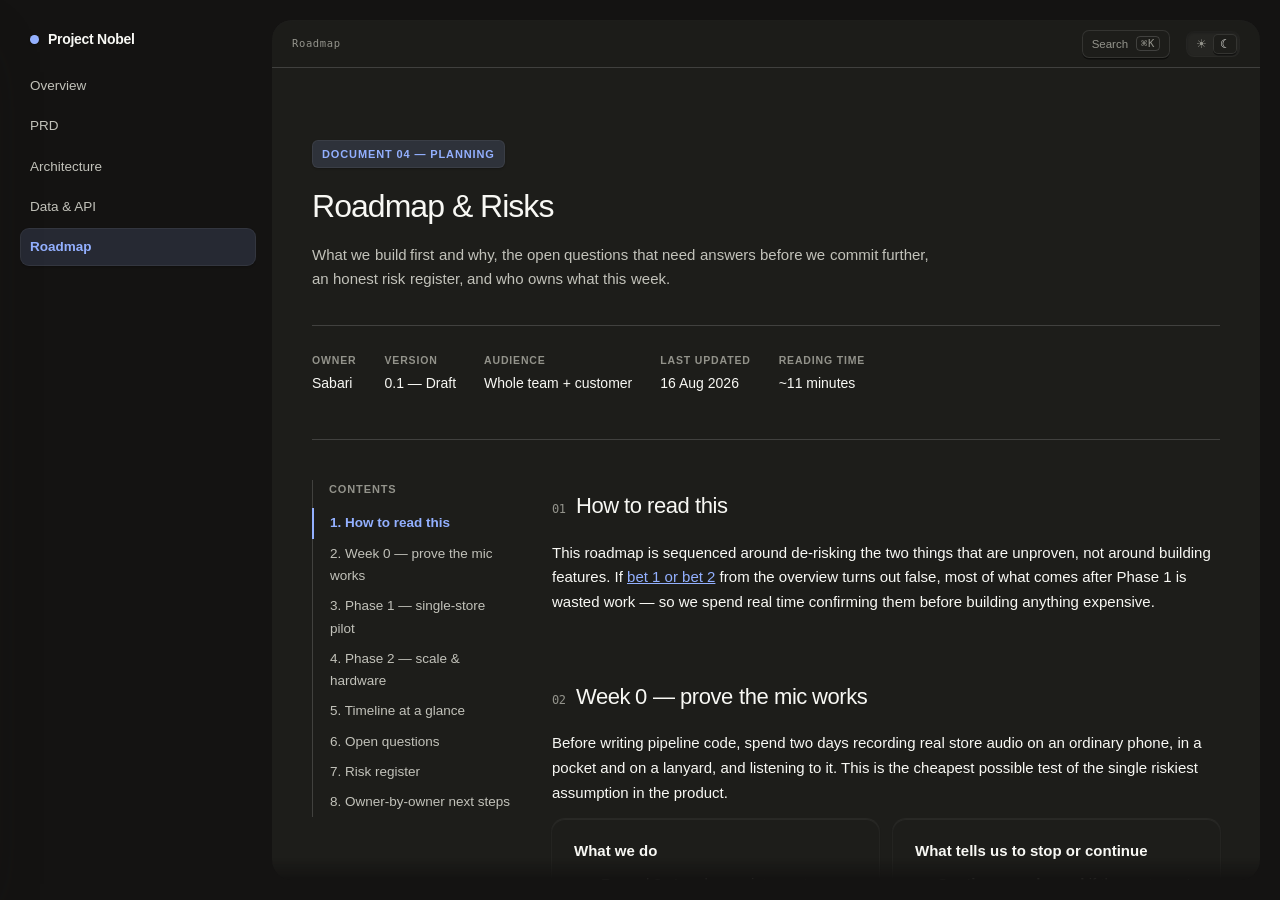
<file: roadmap.html>
<!DOCTYPE html>
<html lang="en" class="dark">
<head>
<meta charset="utf-8">
<meta name="viewport" content="width=device-width, initial-scale=1">
<title>Roadmap &amp; Risks — Project Nobel</title>
<meta name="description" content="Phased delivery plan, open questions, risk register, and owner-by-owner next steps for Project Nobel.">
<link rel="stylesheet" href="assets/styles.css">
<link rel="icon" href="assets/favicon.svg" type="image/svg+xml">
</head>
<body>

<div class="app-shell">
  <aside class="site-sidebar" aria-label="Documentation">
    <a class="sidebar-brand" href="index.html"><span class="brand-mark"></span> Project Nobel</a>
    <nav class="sidebar-nav">
      <a href="index.html">Overview</a>
      <a href="prd.html">PRD</a>
      <a href="architecture.html">Architecture</a>
      <a href="data-model.html">Data &amp; API</a>
      <a href="roadmap.html" class="active">Roadmap</a>
    </nav>
  </aside>
  <div class="panel-column">
    <div class="doc-panel mat-panel scroll-inset" id="doc-scroll">
      <header class="doc-header">
        <button class="mat-cap press mobile-nav-btn" type="button" aria-label="Open navigation" aria-expanded="false"><span class="burger-ico" aria-hidden="true"><i></i><i></i><i></i></span></button>
        <span class="doc-breadcrumb meta">Roadmap</span>
        <span class="header-spacer"></span>
        <button class="mat-cap press search-trigger" type="button" aria-label="Search documentation"><span>Search</span><kbd class="meta">⌘K</kbd></button>
        <div class="theme-toggle mat-well" role="group" aria-label="Theme">
          <span class="theme-cap mat-cap" aria-hidden="true"></span>
          <button type="button" data-theme-light aria-label="Light" aria-pressed="false">☀</button>
          <button type="button" data-theme-dark aria-label="Dark" aria-pressed="true">☾</button>
        </div>
        <div class="progress-track" aria-hidden="true"><div class="progress"></div></div>
      </header>
      <div class="doc-fade-top"></div>
      <div class="doc-body">
<div class="wrap">

  <section class="hero">
    <span class="eyebrow">Document 04 — Planning</span>
    <h1>Roadmap &amp; Risks</h1>
    <p class="lede">
      What we build first and why, the open questions that need answers before we commit further,
      an honest risk register, and who owns what this week.
    </p>
    <div class="meta-row">
      <div class="meta-item"><div class="k">Owner</div><div class="v">Sabari</div></div>
      <div class="meta-item"><div class="k">Version</div><div class="v">0.1 — Draft</div></div>
      <div class="meta-item"><div class="k">Audience</div><div class="v">Whole team + customer</div></div>
      <div class="meta-item"><div class="k">Last updated</div><div class="v">16 Aug 2026</div></div>
      <div class="meta-item"><div class="k">Reading time</div><div class="v">~11 minutes</div></div>
    </div>
  </section>

  <div class="layout">

    <aside class="toc">
      <div class="toc-label">Contents</div>
      <a href="#read">1. How to read this</a>
      <a href="#week0">2. Week 0 — prove the mic works</a>
      <a href="#phase1">3. Phase 1 — single-store pilot</a>
      <a href="#phase2">4. Phase 2 — scale &amp; hardware</a>
      <a href="#timeline">5. Timeline at a glance</a>
      <a href="#open">6. Open questions</a>
      <a href="#risks">7. Risk register</a>
      <a href="#next">8. Owner-by-owner next steps</a>
    </aside>

    <main>

      <h2 id="read"><span class="section-num">01</span>How to read this</h2>
      <p>
        This roadmap is sequenced around de-risking the two things that are unproven, not around
        building features. If <a href="index.html#bets">bet 1 or bet 2</a> from the overview turns out
        false, most of what comes after Phase 1 is wasted work — so we spend real time confirming
        them before building anything expensive.
      </p>

      <h2 id="week0"><span class="section-num">02</span>Week 0 — prove the mic works</h2>
      <p>
        Before writing pipeline code, spend two days recording real store audio on an ordinary
        phone, in a pocket and on a lanyard, and listening to it. This is the cheapest possible test
        of the single riskiest assumption in the product.
      </p>
      <div class="grid g2">
        <div class="card">
          <div class="card-title">What we do</div>
          <ul class="checklist">
            <li>Record 3–4 real associate-customer conversations at a live or friendly store</li>
            <li>Try phone in shirt pocket vs. on a lanyard at chest height</li>
            <li>Manually transcribe a sample and compare against what Voicemaker returns</li>
            <li>Note background noise conditions: quiet showroom vs. busy floor</li>
          </ul>
        </div>
        <div class="card">
          <div class="card-title">What tells us to stop or continue</div>
          <ul>
            <li><strong>Continue as planned</strong> if the customer's side is intelligible to a human listener in most recordings.</li>
            <li><strong>Revisit mic placement</strong> (lanyard, not pocket) if pocket audio is bad but lanyard audio is fine.</li>
            <li><strong>Escalate to external mic / Phase 2 hardware</strong> if even lanyard audio can't reliably capture the customer.</li>
          </ul>
        </div>
      </div>
      <p>Also verify in this window: Android battery-manager kill behaviour on at least one aggressive OEM device (Xiaomi, Oppo, or similar) over a full multi-hour recording session — see <a href="architecture.html#mobile">mobile app &amp; recording</a>.</p>

      <h2 id="phase1"><span class="section-num">03</span>Phase 1 — single-store pilot</h2>
      <p>Phone mic only, one store, small enough that we can watch it closely and cheap enough to be wrong about parts of it.</p>
      <div class="grid g3">
        <div class="card">
          <div class="card-title">In scope</div>
          <ul class="checklist">
            <li>React Native app: start/pause/end shift, chunked upload</li>
            <li>Supabase backend, storage, edge functions</li>
            <li>Voicemaker transcription with multi-channel diarization</li>
            <li>Segmentation + rubric scoring pipeline</li>
            <li>Daily feedback via app and/or WhatsApp</li>
            <li>Weekly manager dashboard</li>
            <li>Hindi + English support</li>
          </ul>
        </div>
        <div class="card">
          <div class="card-title">Explicitly deferred</div>
          <ul class="crosslist">
            <li>External mics or dedicated hardware</li>
            <li>Languages beyond Hindi/English</li>
            <li>Sales attribution to conversations</li>
            <li>Live/real-time coaching</li>
          </ul>
        </div>
        <div class="card">
          <div class="card-title">Exit criteria</div>
          <p>The <a href="prd.html#success">success metrics table</a> in the PRD — usable-capture
          rate, coverage, transcription accuracy, score agreement with a human manager, and whether
          associates say they'd keep using it.</p>
        </div>
      </div>

      <h2 id="phase2"><span class="section-num">04</span>Phase 2 — scale &amp; hardware</h2>
      <p>Only entered if Phase 1's exit criteria are met. Two separate expansions, not necessarily simultaneous:</p>
      <ul>
        <li><strong>More stores, same store type.</strong> Tests whether the pipeline holds under real operational variance — different noise floors, different manager habits, different Wi-Fi reliability.</li>
        <li><strong>External mic / dedicated hardware.</strong> Only if Week 0 or Phase 1 shows phone-mic audio quality is the ceiling on everything else. Adds cost and rollout friction, so only pursued if the data says the phone mic genuinely can't get there.</li>
      </ul>
      <p>Languages beyond Hindi and English, and sales attribution via POS integration, are Phase 2 candidates but not commitments — see <a href="prd.html#notdoing">what we are not doing</a> for why each is deferred rather than ruled out.</p>

      <h2 id="timeline"><span class="section-num">05</span>Timeline at a glance</h2>
      <div class="timeline">
        <div class="tl-item">
          <div class="tl-when">Week 0 — not started</div>
          <div class="tl-what">Audio quality spike</div>
          <p>Real-world recording test, background-recording survival check on Android.</p>
        </div>
        <div class="tl-item">
          <div class="tl-when">Weeks 1–2</div>
          <div class="tl-what">Recording &amp; upload</div>
          <p>Mobile app: shift lifecycle, Opus compression, chunked resumable upload.</p>
        </div>
        <div class="tl-item">
          <div class="tl-when">Weeks 2–3</div>
          <div class="tl-what">Transcription &amp; segmentation</div>
          <p>Voicemaker integration, multi-channel diarization live, conversation boundary detection.</p>
        </div>
        <div class="tl-item">
          <div class="tl-when">Weeks 3–4</div>
          <div class="tl-what">Rubric &amp; scoring</div>
          <p>Rubric v1 from the retailer, scoring pipeline, feedback message generation.</p>
        </div>
        <div class="tl-item">
          <div class="tl-when">Weeks 4–5</div>
          <div class="tl-what">Delivery &amp; dashboard</div>
          <p>Daily feedback delivery, weekly manager view, end-to-end dry run with internal test data.</p>
        </div>
        <div class="tl-item later">
          <div class="tl-when">Week 6+</div>
          <div class="tl-what">Live pilot</div>
          <p>Real associates, real store, watched closely against the exit criteria above.</p>
        </div>
      </div>
      <p class="caption">Indicative, not committed. Week numbers are relative to a start date nobody has set yet, and no phase has begun. Every phase after Week 0 assumes diarization lands and audio quality holds — see open questions below.</p>

      <div class="note warn">
        <div class="t">Nothing here has started</div>
        <p>
          As of 16 August 2026 no phase on this timeline is underway. The week numbers are durations,
          not dates — they only become a schedule once Week 0 gets a real start date. Treat the whole
          sequence as an estimate of effort, not a commitment anyone has made to the customer.
        </p>
      </div>

      <h2 id="open"><span class="section-num">06</span>Open questions</h2>
      <p>Referenced from the <a href="index.html#decided">overview</a> and the <a href="prd.html#notdoing">PRD</a>. Every item needs an owner and a target date before Phase 1 can be called complete.</p>
      <div class="table-wrap">
        <table data-sortable>
          <thead><tr><th>Question</th><th>Owner</th><th>Target</th></tr></thead>
          <tbody>
            <tr><td>Do we keep audio after transcription, or only the transcript?</td><td>Sabari</td><td>Before Phase 1 build starts</td></tr>
            <tr><td>Continuous vs. triggered recording — always-on, or associate taps to start each conversation?</td><td>Sabari</td><td>End of Week 0</td></tr>
            <tr><td>Consent mechanism for the customer — signage alone, or something explicit?</td><td>Yatin</td><td>Before pilot store go-live</td></tr>
            <tr><td>Feedback channel — in-app, WhatsApp, or both from day one?</td><td>Sabari</td><td>Weeks 3–4</td></tr>
            <tr><td>Diarization quality — unproven until Voicemaker multi-channel is live</td><td>Sujit</td><td>Within 1 week</td></tr>
            <tr><td>Dialect accuracy — Punjabi-accented Hindi is a known gap, untested</td><td>Sujit</td><td>During Weeks 2–3</td></tr>
            <tr><td>Scoring transparency — does the associate see the transcript behind a score?</td><td>Sabari + Yatin</td><td>Weeks 3–4</td></tr>
            <tr><td>Battery cost of an 8-hour recording session, unmeasured</td><td>Sabari</td><td>End of Week 0</td></tr>
            <tr><td>Transcript deletion vs. disputes — a dispute argued from a transcript that has already been deleted</td><td>Sabari</td><td>With the retention decision</td></tr>
            <tr><td>Golden set for scoring — how many conversations get hand-labelled, by whom, to measure score agreement</td><td>Sabari + Yatin</td><td>Before Weeks 3–4</td></tr>
            <tr><td>Legal review of DPDP position ahead of the second customer</td><td>Yatin</td><td>Before Phase 2 commitment</td></tr>
          </tbody>
        </table>
      </div>

      <h2 id="risks"><span class="section-num">07</span>Risk register</h2>
      <p>Stated plainly, matching the <a href="prd.html#fail">failure modes in the PRD</a> but framed for tracking rather than narrative.</p>
      <div class="table-wrap">
        <table data-sortable>
          <thead><tr><th>Risk</th><th>Likelihood</th><th>Impact</th><th>Mitigation</th></tr></thead>
          <tbody>
            <tr><td>Phone mic can't reliably capture the customer</td><td><span class="pill p-red">Low confidence it works</span></td><td>Critical</td><td>Week 0 spike; fallback to lanyard placement or external mic</td></tr>
            <tr><td>Associates stop running the app</td><td><span class="pill p-yellow">Medium</span></td><td>High</td><td>Make pausing frictionless and never penalised; monitor coverage weekly</td></tr>
            <tr><td>Scores feel wrong to associates, trust collapses</td><td><span class="pill p-yellow">Medium</span></td><td>High</td><td>Always show the supporting quote; scoring transparency decision above</td></tr>
            <tr><td>Scores get used punitively despite commitments</td><td><span class="pill p-yellow">Medium</span></td><td>Critical</td><td>Contractual commitment with retailer; visible in onboarding materials</td></tr>
            <tr><td>Diarization not ready in time</td><td><span class="pill p-yellow">Medium</span></td><td>High</td><td>Sujit's one-week target; blocks segmentation and scoring if missed</td></tr>
            <tr><td>Feedback is accurate but behaviour doesn't change</td><td><span class="pill p-yellow">Medium</span></td><td>Medium</td><td>Only answerable by running the pilot long enough to see score trends</td></tr>
          </tbody>
        </table>
      </div>

      <h2 id="next"><span class="section-num">08</span>Owner-by-owner next steps</h2>
      <div class="table-wrap">
        <table>
          <thead><tr><th>Person</th><th>Owns</th><th>Immediate next step</th></tr></thead>
          <tbody>
            <tr>
              <td><strong>Sabari</strong></td>
              <td>System architecture, mobile app, backend pipeline</td>
              <td>Run the Week 0 audio spike, then start the React Native recording build</td>
            </tr>
            <tr>
              <td><strong>Sujit</strong></td>
              <td>Transcription stack, Voicemaker integration</td>
              <td>Enable multi-channel diarization; share API docs with Sabari</td>
            </tr>
            <tr>
              <td><strong>Yatin</strong></td>
              <td>Customer relationship, rubric definition, pilot site</td>
              <td>Set up the three-way group; get rubric v1 from the retailer; scope the consent mechanism</td>
            </tr>
          </tbody>
        </table>
      </div>

      <div class="note">
        <div class="t">This is a living document</div>
        <p>
          Dates here are planning targets, not commitments to the customer. Update this page as Week 0
          results come in — if bet 1 turns out wrong, the whole sequencing above changes, and that
          should show up here first.
        </p>
      </div>

      <div class="pagenav">
        <a class="press-depth pagenav-btn pagenav-prev" href="data-model.html">
          <span class="press-depth-base" aria-hidden="true"></span>
          <span class="press-depth-face">
            <span class="press-depth-highlight" aria-hidden="true"></span>
            <span class="pagenav-inner">
              <span class="k">Previous</span>
              <span class="v">← Data Model &amp; API</span>
            </span>
          </span>
        </a>
        <a class="press-depth pagenav-btn pagenav-next" href="index.html">
          <span class="press-depth-base" aria-hidden="true"></span>
          <span class="press-depth-face">
            <span class="press-depth-highlight" aria-hidden="true"></span>
            <span class="pagenav-inner">
              <span class="k">Next</span>
              <span class="v">Back to Overview →</span>
            </span>
          </span>
        </a>
      </div>

    </main>
  </div>

  <footer class="footer">
    <div>Project Nobel · Internal draft · Not for external distribution<br><a href="https://github.com/Sudo-Yatin/nobell/issues/new" rel="noopener">Suggest a change or flag an error →</a></div>
    <div><a href="index.html">Overview</a> · <a href="prd.html">PRD</a> · <a href="architecture.html">Architecture</a> · <a href="data-model.html">Data &amp; API</a></div>
  </footer>
</div>
      </div>
      <div class="doc-fade-bottom"></div>
    </div>
  </div>
</div>

<script src="assets/search-index.js"></script>
<script src="assets/app.js"></script>
</body>
</html>
</file>
<file: assets/styles.css>
/* Project Nobel — interior.dev design language (globals + docs shell + components)
   Source: https://github.com/ddoemonn/interior — DESIGN.md, globals.css, shipped components */

:root {
  --bezel: #efeeea;
  --panel: #ffffff;
  --well: #f6f6f4;
  --sub: #fafafa;

  --hairline: rgba(0, 0, 0, 0.14);
  --hairline-strong: rgba(0, 0, 0, 0.26);

  --ink: #131313;
  --ink-2: #454545;
  --ink-3: #6e6e6e;

  --accent: #4568ff;
  --accent-soft: #edf1ff;
  --moss: #3d7a4e;
  --moss-soft: rgba(61, 122, 78, 0.12);
  --flag: #c0442f;
  --flag-soft: rgba(192, 68, 47, 0.11);
  --warn: #a4700a;
  --warn-soft: rgba(164, 112, 10, 0.11);

  --shadow-float: 0 28px 56px -24px rgba(0, 0, 0, 0.22), 0 0 0 1px rgba(0, 0, 0, 0.06);
  --shadow-lift: 0 1px 2px rgba(0, 0, 0, 0.04), 0 0 0 1px rgba(0, 0, 0, 0.11);
  --shadow-well: inset 0 1px 2px rgba(0, 0, 0, 0.05), inset 0 0 0 1px rgba(0, 0, 0, 0.1);
  --shadow-cap: 0 1.5px 0 rgba(0, 0, 0, 0.09), inset 0 0 0 1px rgba(0, 0, 0, 0.11);
  --shadow-row: inset 0 0 0 1px rgba(0, 0, 0, 0.07), 0 1px 2px rgba(0, 0, 0, 0.05);

  --mono: ui-monospace, "SF Mono", SFMono-Regular, Menlo, Consolas, monospace;
  --sans: -apple-system, BlinkMacSystemFont, "Segoe UI", Roboto, Helvetica, Arial, sans-serif;

  --radius-sm: 5px;
  --radius-md: 9px;
  --radius-lg: 14px;
  --radius-panel: 20px;
  --content-max: 1160px;

  --ease-out: cubic-bezier(0.23, 1, 0.32, 1);
  --ease-in: cubic-bezier(0.4, 0, 1, 1);
  --t-fast: 150ms;
  --t-panel: 260ms;
  --t-drawer: 400ms;
}

html.dark {
  color-scheme: dark;
  --bezel: #141312;
  --panel: #1d1d1a;
  --well: #252522;
  --sub: #1a1a17;

  --hairline: rgba(255, 255, 255, 0.16);
  --hairline-strong: rgba(255, 255, 255, 0.28);

  --ink: #f8f8f4;
  --ink-2: #c2c2ba;
  --ink-3: #93938b;

  --accent: #93b0ff;
  --accent-soft: rgba(147, 176, 255, 0.14);
  --moss: #5bd79c;
  --moss-soft: rgba(91, 215, 156, 0.12);
  --flag: #f5897f;
  --flag-soft: rgba(245, 137, 127, 0.12);
  --warn: #d4a84a;
  --warn-soft: rgba(212, 168, 74, 0.12);

  --shadow-float: 0 28px 56px -22px rgba(0, 0, 0, 0.7), 0 0 0 1px rgba(255, 255, 255, 0.05);
  --shadow-lift: 0 1px 2px rgba(0, 0, 0, 0.4), inset 0 1px 0 rgba(255, 255, 255, 0.05), 0 0 0 1px rgba(255, 255, 255, 0.05);
  --shadow-well: inset 0 1px 3px rgba(0, 0, 0, 0.4), inset 0 0 0 1px rgba(255, 255, 255, 0.03);
  --shadow-cap: 0 1.5px 0 rgba(0, 0, 0, 0.5), inset 0 0 0 1px rgba(255, 255, 255, 0.1);
  --shadow-row: inset 0 0 0 1px rgba(255, 255, 255, 0.06), 0 1px 2px rgba(0, 0, 0, 0.25);
}

html:not(.dark) {
  color-scheme: light;
}

* { box-sizing: border-box; }

body {
  margin: 0;
  background: var(--bezel);
  color: var(--ink);
  font-family: var(--sans);
  font-size: 15px;
  line-height: 1.65;
  -webkit-font-smoothing: antialiased;
  text-rendering: optimizeLegibility;
}

::selection {
  background: var(--accent-soft);
  color: var(--ink);
}

/* ── interior materials ── */
.mat-panel { background: var(--panel); box-shadow: var(--shadow-lift); }
.mat-float { background: var(--panel); box-shadow: var(--shadow-float); }
.mat-well { background: var(--well); box-shadow: var(--shadow-well); }
.mat-cap {
  background: var(--panel);
  box-shadow: var(--shadow-cap);
}
.mat-row { background: var(--well); box-shadow: var(--shadow-row); }

.meta {
  font-family: var(--mono);
  font-size: 10.5px;
  line-height: 1;
  letter-spacing: 0.06em;
  font-variant-numeric: tabular-nums;
}

.tnum {
  font-variant-numeric: tabular-nums;
  font-feature-settings: "tnum" 1;
}

.press {
  transition: transform 0.12s var(--ease-out), background-color 0.15s ease, color 0.15s ease, border-color 0.15s ease;
}
.press:active { transform: translateY(1px); }

:where(a, button, input, [tabindex]):focus-visible {
  outline: 2px solid var(--accent);
  outline-offset: 1px;
}

/* ── scrollbars (interior globals) ── */
::-webkit-scrollbar { width: 3px; height: 3px; }
::-webkit-scrollbar-track, ::-webkit-scrollbar-corner { background: transparent; }
::-webkit-scrollbar-thumb {
  background-color: color-mix(in oklab, var(--ink) 12%, transparent);
  border-radius: 999px;
}
::-webkit-scrollbar-thumb:hover {
  background-color: color-mix(in oklab, var(--ink) 26%, transparent);
}
.scroll-inset::-webkit-scrollbar-track { margin-block: 20px; }
@supports (-moz-appearance: none) {
  * {
    scrollbar-width: thin;
    scrollbar-color: color-mix(in oklab, var(--ink) 12%, transparent) transparent;
  }
}

.fade-y {
  -webkit-mask-image: linear-gradient(to bottom, transparent, black 14px, black calc(100% - 22px), transparent);
  mask-image: linear-gradient(to bottom, transparent, black 14px, black calc(100% - 22px), transparent);
}

/* ── app shell (interior docs layout) ── */
.app-shell {
  position: fixed;
  inset: 0;
  display: flex;
  gap: 12px;
  padding: 12px;
  overflow: hidden;
}

@media (min-width: 640px) {
  .app-shell { gap: 16px; padding: 20px; }
}

.site-sidebar {
  display: none;
  width: 236px;
  flex-shrink: 0;
  height: 100%;
  overflow-y: auto;
  overscroll-behavior: contain;
}

@media (min-width: 1024px) {
  .site-sidebar { display: block; }
}

.sidebar-brand {
  display: flex;
  align-items: center;
  gap: 9px;
  padding: 8px 10px;
  margin-bottom: 8px;
  font-weight: 600;
  font-size: 14px;
  letter-spacing: -0.02em;
  color: var(--ink);
  text-decoration: none;
}

.brand-mark {
  width: 9px;
  height: 9px;
  border-radius: var(--radius-sm);
  background: var(--accent);
  box-shadow: var(--shadow-row);
}

.sidebar-nav {
  display: flex;
  flex-direction: column;
  gap: 2px;
}

.sidebar-nav a {
  display: block;
  padding: 8px 10px;
  border-radius: var(--radius-md);
  font-size: 13.5px;
  color: var(--ink-2);
  text-decoration: none;
  transition: background 0.12s, color 0.12s;
}

.sidebar-nav a:hover {
  background: var(--well);
  color: var(--ink);
}

.sidebar-nav a.active {
  background: var(--accent-soft);
  color: var(--accent);
  font-weight: 550;
  box-shadow: var(--shadow-row);
}

.panel-column {
  min-width: 0;
  flex: 1;
  height: 100%;
}

.doc-panel {
  height: 100%;
  overflow-y: auto;
  overflow-x: hidden;
  overscroll-behavior: contain;
  border-radius: var(--radius-panel);
  -webkit-mask-image: linear-gradient(
    to bottom,
    black,
    black calc(100% - 22px),
    transparent
  );
  mask-image: linear-gradient(
    to bottom,
    black,
    black calc(100% - 22px),
    transparent
  );
}

/* ── doc header (sticky-header + reading-progress) ── */
.doc-header {
  position: sticky;
  top: 0;
  z-index: 20;
  display: flex;
  align-items: center;
  gap: 10px;
  height: 48px;
  padding: 0 16px;
  border-bottom: 1px solid var(--hairline);
  background: color-mix(in srgb, var(--panel) 85%, transparent);
  backdrop-filter: blur(12px);
  transition: transform var(--t-panel) var(--ease-out);
}

@media (min-width: 640px) {
  .doc-header { gap: 16px; padding: 0 20px; }
}

.doc-header[data-hidden] { transform: translateY(-100%); }

.doc-breadcrumb {
  color: var(--ink-3);
  white-space: nowrap;
}

@media (min-width: 1024px) {
  .doc-breadcrumb { display: block; }
}

.header-spacer { flex: 1; }

.mobile-nav-btn {
  display: grid;
  place-items: center;
  width: 28px;
  height: 28px;
  padding: 0;
  border: 0;
  border-radius: 6px;
  color: var(--ink-2);
  cursor: pointer;
}

@media (min-width: 1024px) {
  .mobile-nav-btn { display: none; }
}

.burger-ico { display: grid; gap: 3px; width: 14px; }
.burger-ico i {
  display: block;
  height: 1.5px;
  background: currentColor;
  border-radius: 2px;
  transition: transform var(--t-panel) var(--ease-out), opacity var(--t-fast) var(--ease-out);
}
.mobile-nav-btn[aria-expanded="true"] .burger-ico i:nth-child(1) { transform: translateY(4.5px) rotate(45deg); }
.mobile-nav-btn[aria-expanded="true"] .burger-ico i:nth-child(2) { opacity: 0; }
.mobile-nav-btn[aria-expanded="true"] .burger-ico i:nth-child(3) { transform: translateY(-4.5px) rotate(-45deg); }

.search-trigger {
  display: flex;
  align-items: center;
  gap: 8px;
  height: 28px;
  padding: 0 10px;
  border: 0;
  border-radius: 7px;
  font-size: 11.5px;
  color: var(--ink-3);
  cursor: pointer;
}

.search-trigger:hover { color: var(--ink-2); }

.search-trigger kbd {
  padding: 1px 4px;
  border: 1px solid var(--hairline);
  border-radius: 4px;
  color: var(--ink-3);
}

@media (max-width: 639px) {
  .search-trigger kbd { display: none; }
}

.theme-toggle {
  position: relative;
  display: flex;
  align-items: center;
  width: 54px;
  height: 26px;
  padding: 3px;
  border-radius: 8px;
}

.theme-cap {
  position: absolute;
  left: 3px;
  top: 3px;
  width: 24px;
  height: 20px;
  border-radius: var(--radius-sm);
  transition: transform 220ms var(--ease-out);
  pointer-events: none;
}

html.dark .theme-cap { transform: translateX(24px); }

.theme-toggle button {
  position: relative;
  z-index: 1;
  display: grid;
  place-items: center;
  width: 24px;
  height: 20px;
  padding: 0;
  border: 0;
  border-radius: var(--radius-sm);
  background: transparent;
  font-size: 12px;
  color: var(--ink-3);
  cursor: pointer;
}

html:not(.dark) .theme-toggle [data-theme-light] { color: var(--ink); }
html.dark .theme-toggle [data-theme-dark] { color: var(--ink); }

.progress-track {
  position: absolute;
  bottom: 0;
  left: 0;
  right: 0;
  height: 3px;
  background: transparent;
}

.progress {
  height: 3px;
  width: 0%;
  border-radius: 2px;
  background: var(--accent);
  transform-origin: left;
  transition: width 0.2s var(--ease-out);
}

.doc-fade-top,
.doc-fade-bottom {
  display: none;
}

.doc-body { min-height: 100%; }

/* ── content column ── */
.wrap {
  max-width: 1240px;
  width: 100%;
  margin: 0 auto;
  padding: 0 24px;
}

@media (min-width: 640px) {
  .wrap { padding: 0 40px; }
}

.layout {
  display: grid;
  grid-template-columns: 200px minmax(0, 1fr);
  gap: 40px;
  align-items: start;
  padding: 40px 0 100px;
}

main {
  min-width: 0;
  max-width: none;
}

@media (max-width: 940px) {
  .layout { grid-template-columns: 1fr; gap: 0; }
}

.toc {
  position: sticky;
  top: 24px;
  font-size: 13.5px;
  padding-left: 16px;
  border-left: 1px solid var(--hairline);
}

@media (max-width: 940px) {
  .toc { display: none; }
}

.toc-label {
  margin-bottom: 10px;
  font-size: 11px;
  font-weight: 600;
  letter-spacing: 0.08em;
  text-transform: uppercase;
  color: var(--ink-3);
}

.toc a {
  display: block;
  margin-left: -17px;
  padding: 4px 0 4px 16px;
  border-left: 2px solid transparent;
  color: var(--ink-2);
  text-decoration: none;
  transition: color 0.12s, border-color 0.12s;
}

.toc a:hover { color: var(--ink); }
.toc a.active {
  border-left-color: var(--accent);
  color: var(--accent);
  font-weight: 550;
}

.toc a.sub { padding-left: 28px; font-size: 12.5px; }

/* ── hero ── */
.hero {
  padding: 48px 0 44px;
  border-bottom: 1px solid var(--hairline);
}

@media (min-width: 640px) {
  .hero { padding: 72px 0 44px; }
}

.eyebrow {
  display: inline-flex;
  align-items: center;
  gap: 8px;
  margin-bottom: 20px;
  padding: 5px 10px;
  border-radius: 6px;
  font-size: 11px;
  font-weight: 600;
  letter-spacing: 0.08em;
  text-transform: uppercase;
  color: var(--accent);
  background: var(--accent-soft);
  box-shadow: var(--shadow-row);
}

h1 {
  margin: 0 0 18px;
  font-size: clamp(27px, 5vw, 32px);
  font-weight: 500;
  line-height: 1.15;
  letter-spacing: -0.03em;
}

.lede {
  margin: 0;
  max-width: 75ch;
  font-size: 15px;
  line-height: 1.6;
  color: var(--ink-2);
}

.meta-row {
  display: flex;
  flex-wrap: wrap;
  gap: 28px;
  margin-top: 34px;
  padding-top: 26px;
  border-top: 1px solid var(--hairline);
}

.meta-item .k {
  margin-bottom: 3px;
  font-size: 10.5px;
  font-weight: 600;
  letter-spacing: 0.08em;
  text-transform: uppercase;
  color: var(--ink-3);
}

.meta-item .v {
  font-size: 14px;
  font-weight: 500;
  color: var(--ink);
}

/* ── typography ── */
h2 {
  margin: 56px 0 16px;
  padding-top: 8px;
  font-size: 22px;
  font-weight: 500;
  letter-spacing: -0.02em;
}

h2:first-child { margin-top: 0; }

h3 {
  margin: 34px 0 10px;
  font-size: 17px;
  font-weight: 500;
  letter-spacing: -0.012em;
}

h4 {
  margin: 22px 0 8px;
  font-size: 14.5px;
  font-weight: 550;
  color: var(--ink);
}

p { margin: 0 0 14px; }

a { color: var(--accent); }

.section-num {
  margin-right: 10px;
  font-family: var(--mono);
  font-size: 12px;
  font-weight: 500;
  color: var(--ink-3);
}

ul, ol { margin: 0 0 16px; padding-left: 22px; }
li { margin-bottom: 7px; }
li::marker { color: var(--ink-3); }
strong { font-weight: 600; color: var(--ink); }
hr { border: 0; border-top: 1px solid var(--hairline); margin: 44px 0; }

code {
  padding: 1.5px 6px;
  border-radius: var(--radius-sm);
  font-family: var(--mono);
  font-size: 0.865em;
  color: var(--ink-2);
  background: var(--well);
  box-shadow: var(--shadow-well);
}

pre {
  margin: 0 0 18px;
  padding: 16px 18px;
  overflow-x: auto;
  border-radius: var(--radius-lg);
  font-family: var(--mono);
  font-size: 12.5px;
  line-height: 1.62;
  color: var(--ink-2);
  background: var(--well);
  box-shadow: var(--shadow-well);
}

pre code {
  padding: 0;
  border: 0;
  background: none;
  box-shadow: none;
  color: inherit;
  font-size: inherit;
}

pre .c { color: var(--ink-3); font-style: italic; }
pre .s { color: var(--moss); }
pre .k { color: var(--accent); }
pre .n { color: var(--warn); }

/* ── cards & grids ── */
.card {
  margin-bottom: 16px;
  padding: 20px 22px;
  border-radius: 13px;
}

.grid { display: grid; gap: 14px; margin-bottom: 18px; }
.g2 { grid-template-columns: repeat(2, minmax(0, 1fr)); }
.g3 { grid-template-columns: repeat(3, minmax(0, 1fr)); }
.g4 { grid-template-columns: repeat(4, minmax(0, 1fr)); }

@media (max-width: 940px) {
  .g2, .g3, .g4, .tiles { grid-template-columns: 1fr; }
}

.stat {
  padding: 18px 20px;
  border-radius: 13px;
}

.stat .num {
  font-size: 27px;
  font-weight: 600;
  line-height: 1.1;
  letter-spacing: -0.03em;
}

.stat .lbl {
  margin-top: 5px;
  font-size: 12.5px;
  color: var(--ink-2);
}

.stat .sub {
  margin-top: 7px;
  font-family: var(--mono);
  font-size: 11.5px;
  color: var(--ink-3);
}

.card-title {
  display: flex;
  align-items: center;
  gap: 9px;
  margin: 0 0 8px;
  font-weight: 550;
  font-size: 15px;
}

.card p:last-child, .card ul:last-child, .card ol:last-child { margin-bottom: 0; }

/* ── callouts ── */
.note {
  margin: 0 0 18px;
  padding: 14px 18px;
  border-radius: 0 var(--radius-lg) var(--radius-lg) 0;
  border-left: 3px solid var(--accent);
  font-size: 14.5px;
  background: var(--accent-soft);
}

.note.warn { border-left-color: var(--warn); background: var(--warn-soft); }
.note.bad { border-left-color: var(--flag); background: var(--flag-soft); }
.note.good { border-left-color: var(--moss); background: var(--moss-soft); }

.note .t {
  margin-bottom: 5px;
  font-size: 11px;
  font-weight: 600;
  letter-spacing: 0.08em;
  text-transform: uppercase;
  color: var(--accent);
}

.note.warn .t { color: var(--warn); }
.note.bad .t { color: var(--flag); }
.note.good .t { color: var(--moss); }
.note p:last-child { margin-bottom: 0; }

/* ── tables (sortable-table styling) ── */
.table-wrap {
  margin: 0 0 20px;
  overflow-x: auto;
  border-radius: var(--radius-lg);
}

table { width: 100%; border-collapse: collapse; font-size: 13.8px; }

th {
  padding: 11px 15px;
  font-size: 11px;
  font-weight: 600;
  letter-spacing: 0.07em;
  text-transform: uppercase;
  text-align: left;
  color: var(--ink-3);
  background: var(--well);
  border-bottom: 1px solid var(--hairline);
  white-space: nowrap;
}

td {
  padding: 11px 15px;
  border-bottom: 1px solid var(--hairline);
  vertical-align: top;
}

tbody tr:last-child td { border-bottom: 0; }
tbody tr:hover { background: color-mix(in srgb, var(--well) 60%, transparent); }
td code { font-size: 12px; }

/* ── status chips (no pills — interior radius) ── */
.pill {
  display: inline-block;
  padding: 2.5px 8px;
  border-radius: 6px;
  font-size: 11px;
  font-weight: 600;
  letter-spacing: 0.02em;
  white-space: nowrap;
  box-shadow: var(--shadow-row);
}

.p-blue { color: var(--accent); background: var(--accent-soft); }
.p-green { color: var(--moss); background: var(--moss-soft); }
.p-yellow { color: var(--warn); background: var(--warn-soft); }
.p-red { color: var(--flag); background: var(--flag-soft); }
.p-purple { color: var(--accent); background: var(--accent-soft); }
.p-gray { color: var(--ink-2); background: var(--well); }

/* ── diagram ── */
.diagram {
  margin: 0 0 10px;
  padding: 24px;
  overflow-x: auto;
  border-radius: var(--radius-lg);
}

.diagram svg { display: block; margin: 0 auto; max-width: 100%; height: auto; }
.caption { margin: 0 0 24px; font-size: 12.5px; color: var(--ink-3); text-align: center; }

.d-fill { fill: var(--panel); }
.d-fill2 { fill: var(--well); }
.d-stroke { stroke: var(--hairline-strong); }
.d-text { fill: var(--ink); font-family: var(--sans); }
.d-dim { fill: var(--ink-2); font-family: var(--sans); }
.d-faint { fill: var(--ink-3); font-family: var(--sans); }
.d-line { stroke: var(--ink-3); }
.d-accent { fill: var(--accent); }
.d-accent-s { stroke: var(--accent); }

/* ── index tiles ── */
.tiles {
  display: grid;
  grid-template-columns: repeat(2, minmax(0, 1fr));
  gap: 16px;
  margin: 30px 0 0;
}

.tile {
  display: block;
  padding: 22px 24px;
  border-radius: 13px;
  color: inherit;
  text-decoration: none;
  transition: transform var(--t-fast) var(--ease-out), box-shadow var(--t-fast) var(--ease-out);
}

.tile:hover { box-shadow: var(--shadow-float); transform: translateY(-1px); }
.tile:active { transform: translateY(1px); }

.tile .n {
  font-family: var(--mono);
  font-size: 11.5px;
  color: var(--ink-3);
}

.tile .t {
  margin: 6px 0 7px;
  font-size: 17px;
  font-weight: 550;
  letter-spacing: -0.015em;
}

.tile .d {
  font-size: 13.8px;
  line-height: 1.55;
  color: var(--ink-2);
}

.tile .go {
  margin-top: 13px;
  font-size: 12.5px;
  font-weight: 550;
  color: var(--accent);
}

/* ── misc ── */
.kv {
  display: grid;
  grid-template-columns: 165px 1fr;
  gap: 4px 16px;
  margin-bottom: 18px;
  font-size: 14px;
}

@media (max-width: 940px) {
  .kv { grid-template-columns: 1fr; }
  .kv dt { margin-top: 10px; }
}

.kv dt { padding-top: 2px; font-size: 12.5px; color: var(--ink-3); }
.kv dd { margin: 0; }

.checklist { list-style: none; padding-left: 0; }
.checklist li { position: relative; padding-left: 27px; }
.checklist li::before {
  content: "";
  position: absolute;
  left: 4px;
  top: 8px;
  width: 11px;
  height: 6px;
  border-left: 2px solid var(--moss);
  border-bottom: 2px solid var(--moss);
  transform: rotate(-45deg);
}

.crosslist { list-style: none; padding-left: 0; }
.crosslist li { position: relative; padding-left: 27px; }
.crosslist li::before {
  content: "\00d7";
  position: absolute;
  left: 6px;
  top: -1px;
  font-size: 16px;
  font-weight: 700;
  color: var(--flag);
}

.footer {
  display: flex;
  justify-content: space-between;
  gap: 20px;
  flex-wrap: wrap;
  padding: 26px 0 60px;
  font-size: 13px;
  color: var(--ink-3);
  border-top: 1px solid var(--hairline);
}

.footer a { color: var(--ink-2); text-decoration: none; }
.footer a:hover { color: var(--accent); }

.pagenav {
  display: flex;
  justify-content: space-between;
  align-items: stretch;
  gap: 16px;
  margin-top: 56px;
  padding-top: 26px;
  border-top: 1px solid var(--hairline);
}

.pagenav .press-depth {
  flex: 1;
  min-width: 0;
  max-width: 420px;
}

.pagenav .press-depth:only-child {
  margin-left: auto;
}

/* press-depth — interior.dev PressDepth component (vanilla port) */
.press-depth {
  position: relative;
  display: inline-flex;
  padding-bottom: 4px;
  border: 0;
  background: none;
  text-decoration: none;
  color: inherit;
  cursor: pointer;
  touch-action: manipulation;
  -webkit-tap-highlight-color: transparent;
  outline: none;
  vertical-align: middle;
  border-radius: 9px;
  user-select: none;
  perspective: 340px;
}

.press-depth-base {
  position: absolute;
  left: 0;
  right: 0;
  bottom: 0;
  top: 4px;
  border-radius: 9px;
  background: #d6d3d1;
  pointer-events: none;
}

html.dark .press-depth-base {
  background: rgba(255, 255, 255, 0.25);
}

.press-depth-face {
  position: relative;
  display: flex;
  align-items: center;
  width: 100%;
  min-height: 44px;
  padding: 10px 16px;
  border-radius: 9px;
  border: 1px solid rgba(28, 25, 23, 0.16);
  background: #ffffff;
  font-size: 13px;
  font-weight: 500;
  color: #44403c;
  transform-style: preserve-3d;
  transform: translateY(var(--pd-ty, 0)) rotateX(var(--pd-rx, 0deg)) rotateY(var(--pd-ry, 0deg));
  transition: transform 0.2s cubic-bezier(0.23, 1, 0.32, 1);
  will-change: transform;
}

html.dark .press-depth-face {
  border-color: rgba(255, 255, 255, 0.16);
  background: #1d1d1a;
  color: #e7e5e4;
}

.press-depth-highlight {
  position: absolute;
  inset: 0;
  border-radius: 9px;
  pointer-events: none;
  box-shadow:
    inset 0 1.5px 0 rgba(255, 255, 255, 0.95),
    inset 0 -1px 0 rgba(28, 25, 23, 0.06);
  opacity: 1;
  transition: opacity 0.2s cubic-bezier(0.23, 1, 0.32, 1);
}

html.dark .press-depth-highlight {
  box-shadow: inset 0 1.5px 0 rgba(255, 255, 255, 0.09);
}

.press-depth[data-pressed] .press-depth-highlight {
  opacity: 0;
}

.press-depth:focus-visible .press-depth-face {
  outline: 2px solid var(--accent);
  outline-offset: 1px;
}

.pagenav-inner {
  position: relative;
  z-index: 1;
  display: flex;
  flex-direction: column;
  width: 100%;
}

.pagenav-next .press-depth-face {
  justify-content: flex-end;
}

.pagenav-next .pagenav-inner {
  text-align: right;
}

.pagenav .k {
  font-size: 10.5px;
  letter-spacing: 0.08em;
  text-transform: uppercase;
  color: var(--ink-3);
}

.pagenav .v {
  margin-top: 4px;
  font-size: 14.5px;
  font-weight: 600;
  color: var(--ink);
}

/* text-reveal — interior TextReveal */
.text-reveal {
  color: var(--ink-2);
}

.hero h1.text-reveal,
main h2.text-reveal {
  color: var(--ink);
}

.text-reveal-live {
  display: block;
}

.text-reveal-unit {
  display: inline-block;
  opacity: 0;
  transform: translateY(10px);
  will-change: opacity, transform;
}

.text-reveal-started .text-reveal-unit {
  /* final state driven by Web Animations API (fill: forwards) */
}

/* show-more — interior ShowMore */
.show-more {
  font-size: 13.5px;
  line-height: 1.55;
  color: var(--ink-2);
}

.tile .d.show-more {
  font-size: 13.8px;
  line-height: 1.55;
  margin-top: 0;
}

.show-more-shell {
  position: relative;
}

.show-more-region {
  overflow: hidden;
  border-radius: 6px;
  transition: height 0.35s cubic-bezier(0.23, 1, 0.32, 1);
  outline: none;
}

.show-more-region:focus-visible {
  background: color-mix(in srgb, var(--accent) 6%, transparent);
  box-shadow: inset 0 0 0 1px var(--accent);
}

.show-more-content > :last-child {
  margin-bottom: 0;
}

.show-more-veil {
  pointer-events: none;
  position: absolute;
  left: 0;
  right: 0;
  bottom: 0;
  height: 36px;
  background: linear-gradient(to top, var(--panel), transparent);
  opacity: 1;
  transition: opacity 0.2s var(--ease-out);
}

.show-more-veil[data-off] {
  opacity: 0;
}

.note .show-more-veil {
  background: linear-gradient(to top, var(--accent-soft), transparent);
}

.note.warn .show-more-veil {
  background: linear-gradient(to top, var(--warn-soft), transparent);
}

.note.good .show-more-veil {
  background: linear-gradient(to top, var(--moss-soft), transparent);
}

.note.bad .show-more-veil {
  background: linear-gradient(to top, var(--flag-soft), transparent);
}

.tile .show-more-veil {
  background: linear-gradient(to top, var(--panel), transparent);
}

.show-more-btn {
  display: inline-flex;
  align-items: center;
  gap: 8px;
  margin-top: 8px;
  height: 32px;
  padding: 0 10px;
  border: 1px solid rgba(28, 25, 23, 0.16);
  border-radius: 9px;
  font-family: var(--sans);
  font-size: 12.5px;
  font-weight: 500;
  color: var(--ink-2);
  background: var(--panel);
  box-shadow: var(--shadow-cap);
  cursor: pointer;
  transition: border-color 0.15s ease, box-shadow 0.15s ease;
}

html.dark .show-more-btn {
  border-color: rgba(255, 255, 255, 0.16);
  background: #1d1d1a;
}

.show-more-btn:hover {
  border-color: color-mix(in srgb, var(--accent) 40%, var(--hairline));
}

.show-more-btn:focus-visible {
  border-color: var(--accent);
  box-shadow: 0 1px 2px rgba(28, 25, 23, 0.08), 0 10px 20px -14px color-mix(in srgb, var(--accent) 50%, transparent);
}

.show-more-btn.show-more-hidden {
  visibility: hidden;
  pointer-events: none;
}

.show-more-labels {
  display: grid;
  text-align: left;
}

.show-more-more,
.show-more-less {
  grid-column: 1;
  grid-row: 1;
  transition: opacity 0.2s var(--ease-out);
}

.show-more-less {
  opacity: 0;
}

.show-more-open .show-more-more {
  opacity: 0;
}

.show-more-open .show-more-less {
  opacity: 1;
}

.show-more-chevron {
  flex-shrink: 0;
  color: var(--ink-3);
  transition: transform 0.2s var(--ease-out);
}

.show-more-open .show-more-chevron {
  transform: rotate(180deg);
}

.timeline { position: relative; padding-left: 30px; }
.timeline::before {
  content: "";
  position: absolute;
  left: 7px;
  top: 6px;
  bottom: 6px;
  width: 2px;
  background: var(--hairline);
}

.tl-item { position: relative; margin-bottom: 26px; }
.tl-item::before {
  content: "";
  position: absolute;
  left: -29px;
  top: 6px;
  width: 12px;
  height: 12px;
  border-radius: var(--radius-sm);
  background: var(--panel);
  border: 2px solid var(--accent);
  box-shadow: var(--shadow-row);
}

.tl-item.done::before { background: var(--moss); border-color: var(--moss); }
.tl-item.later::before { border-color: var(--ink-3); }

.tl-when {
  font-family: var(--mono);
  font-size: 11.5px;
  color: var(--ink-3);
}

.tl-what {
  margin: 2px 0 5px;
  font-size: 15.5px;
  font-weight: 550;
}

/* ============================================================
   Interaction layer — interior.dev components (vanilla port)
   ============================================================ */

.sr-only {
  position: absolute;
  width: 1px;
  height: 1px;
  padding: 0;
  margin: -1px;
  overflow: hidden;
  clip: rect(0 0 0 0);
  white-space: nowrap;
  border: 0;
}

.scrim {
  position: fixed;
  inset: 0;
  z-index: 90;
  background: rgba(28, 25, 23, 0.25);
  opacity: 0;
  pointer-events: none;
  transition: opacity var(--t-panel) var(--ease-in);
}

html.dark .scrim { background: rgba(0, 0, 0, 0.55); }

.scrim[data-on] {
  opacity: 1;
  pointer-events: auto;
  transition: opacity var(--t-panel) var(--ease-out);
}

.drawer {
  position: fixed;
  top: 0;
  bottom: 0;
  left: 0;
  z-index: 100;
  width: min(85vw, 280px);
  padding: 12px;
  overflow-y: auto;
  background: var(--bezel);
  border-radius: 0 var(--radius-panel) var(--radius-panel) 0;
  box-shadow: 0 28px 56px -24px rgba(24, 22, 20, 0.45);
  transform: translateX(-100%);
  transition: transform var(--t-drawer) var(--ease-out);
}

.drawer[data-on] { transform: translateX(0); }

.drawer-head {
  display: flex;
  align-items: center;
  justify-content: space-between;
  margin-bottom: 22px;
}

.drawer-title {
  font-weight: 650;
  letter-spacing: -0.02em;
}

.drawer-label {
  margin: 26px 0 8px;
  font-size: 10.5px;
  font-weight: 650;
  letter-spacing: 0.1em;
  text-transform: uppercase;
  color: var(--ink-3);
}

.drawer-links { display: flex; flex-direction: column; gap: 1px; }

.drawer-links a {
  padding: 10px 12px;
  border-radius: var(--radius-md);
  font-size: 15px;
  color: var(--ink-2);
  text-decoration: none;
}

.drawer-links a:hover {
  background: var(--well);
  color: var(--ink);
}

.drawer-links a.active {
  color: var(--accent);
  background: var(--accent-soft);
  font-weight: 550;
  box-shadow: var(--shadow-row);
}

.drawer-links.sub a {
  padding: 7px 12px;
  font-size: 13.5px;
  color: var(--ink-3);
}

.drawer-close {
  display: grid;
  place-items: center;
  width: 28px;
  height: 28px;
  padding: 0;
  border: 0;
  border-radius: 7px;
  color: var(--ink-3);
  background: transparent;
  cursor: pointer;
}

.drawer-close:hover {
  background: var(--well);
  color: var(--ink);
}

/* command-palette */
.palette {
  position: fixed;
  inset: 0;
  z-index: 101;
  display: grid;
  place-items: start center;
  padding: 12vh 20px 20px;
  pointer-events: none;
}

.palette[data-on] { pointer-events: auto; }

.palette-box {
  width: min(100%, 640px);
  overflow: hidden;
  border-radius: var(--radius-lg);
  opacity: 0;
  transform: translateY(-8px) scale(0.985);
  transition: opacity var(--t-panel) var(--ease-in), transform var(--t-panel) var(--ease-in);
}

.palette[data-on] .palette-box {
  opacity: 1;
  transform: none;
  transition: opacity var(--t-panel) var(--ease-out), transform var(--t-panel) var(--ease-out);
}

.palette-input {
  display: flex;
  align-items: center;
  gap: 11px;
  padding: 15px 17px;
  border-bottom: 1px solid var(--hairline);
}

.palette-ico { font-size: 17px; color: var(--ink-3); }

.palette-input input {
  flex: 1;
  border: 0;
  outline: none;
  font-family: var(--sans);
  font-size: 13.5px;
  color: var(--ink);
  background: transparent;
}

.palette-input input::placeholder { color: var(--ink-3); }

.palette-input kbd {
  padding: 2px 5px;
  border: 1px solid var(--hairline);
  border-radius: 4px;
  font-family: var(--mono);
  font-size: 10px;
  color: var(--ink-3);
}

.palette-list {
  max-height: min(52vh, 420px);
  overflow-y: auto;
  padding: 5px;
}

.palette-group {
  padding: 12px 10px 5px;
  font-size: 10px;
  font-weight: 650;
  letter-spacing: 0.1em;
  text-transform: uppercase;
  color: var(--ink-3);
}

.palette-row {
  display: flex;
  align-items: baseline;
  justify-content: space-between;
  gap: 14px;
  padding: 9px 11px;
  border-radius: var(--radius-md);
  color: var(--ink-2);
  text-decoration: none;
  scroll-margin: 8px;
  transition: background var(--t-fast) var(--ease-out);
}

.palette-row:hover { background: color-mix(in srgb, var(--well) 80%, transparent); }

.palette-row.active {
  color: var(--ink);
  background: color-mix(in srgb, var(--well) 100%, transparent);
  box-shadow: var(--shadow-row);
}

.palette-row .pr-t { font-size: 14px; }
.palette-row mark { background: none; color: var(--accent); font-weight: 650; }

.palette-row .pr-m {
  flex-shrink: 0;
  font-family: var(--mono);
  font-size: 10.5px;
  color: var(--ink-3);
  white-space: nowrap;
}

.palette-row.is-here .pr-t::after {
  content: "this page";
  margin-left: 9px;
  padding: 0 5px;
  border: 1px solid var(--hairline);
  border-radius: 4px;
  font-family: var(--mono);
  font-size: 10px;
  color: var(--ink-3);
  vertical-align: 1px;
}

.palette-empty { padding: 30px 16px; text-align: center; }
.palette-empty .pe-t { font-weight: 620; margin-bottom: 5px; }
.palette-empty .pe-d { font-size: 13px; color: var(--ink-3); }

.palette-foot {
  display: flex;
  gap: 18px;
  padding: 10px 17px;
  border-top: 1px solid var(--hairline);
  font-size: 11.5px;
  color: var(--ink-3);
  background: var(--well);
}

.palette-foot kbd {
  margin-right: 3px;
  padding: 1px 4px;
  border: 1px solid var(--hairline);
  border-radius: 4px;
  font-family: var(--mono);
  font-size: 10px;
}

/* copy-button */
.pre-wrap { position: relative; }
.pre-wrap pre { margin-bottom: 18px; }

.copy-btn {
  position: absolute;
  top: 10px;
  right: 10px;
  padding: 5px 10px;
  border: 1px solid rgba(28, 25, 23, 0.16);
  border-radius: var(--radius-md);
  font-family: var(--sans);
  font-size: 11.5px;
  font-weight: 550;
  color: var(--ink-2);
  background: var(--panel);
  box-shadow:
    inset 0 1.5px 0 rgba(255, 255, 255, 0.95),
    inset 0 -1px 0 rgba(28, 25, 23, 0.06),
    0 1px 2px rgba(28, 25, 23, 0.08);
  cursor: pointer;
  opacity: 0;
  transition: opacity var(--t-fast) var(--ease-out), color var(--t-fast) var(--ease-out), transform var(--t-fast) var(--ease-out);
}

html.dark .copy-btn {
  border-color: rgba(255, 255, 255, 0.16);
  background: #252522;
  color: var(--ink-2);
  box-shadow: inset 0 1px 0 rgba(255, 255, 255, 0.07), 0 1px 2px rgba(0, 0, 0, 0.4);
}

.pre-wrap:hover .copy-btn, .copy-btn:focus-visible { opacity: 1; }
.copy-btn:hover { color: var(--ink); }
.copy-btn:active { transform: translateY(1px); }

.copy-btn[data-copied] {
  opacity: 1;
  color: var(--moss);
  border-color: var(--moss);
}

.copy-btn[data-copied] .cb-label::before {
  content: "✓ ";
  font-weight: 700;
  animation: cb-draw 260ms var(--ease-out);
}

@keyframes cb-draw {
  from { opacity: 0; transform: scale(0.7); }
  to { opacity: 1; transform: none; }
}

/* tooltip-group */
.gl {
  border-bottom: 1px dashed var(--ink-3);
  cursor: help;
}

.gl:hover { border-bottom-color: var(--accent); color: var(--ink); }

.est {
  margin-left: 1px;
  font-size: 0.85em;
  font-weight: 600;
  color: var(--warn);
  cursor: help;
  vertical-align: 2px;
}

.tip {
  position: fixed;
  z-index: 120;
  max-width: 220px;
  padding: 4px 8px;
  border-radius: 8px;
  font-size: 11.5px;
  font-weight: 500;
  line-height: 1.45;
  color: var(--ink);
  background: var(--panel);
  border: 1px solid rgba(28, 25, 23, 0.16);
  box-shadow: 0 1px 2px rgba(28, 25, 23, 0.06), 0 6px 16px -12px rgba(28, 25, 23, 0.35);
  pointer-events: none;
  opacity: 0;
  transform: translateY(3px) scale(0.98);
  transition: opacity 120ms var(--ease-in), transform 120ms var(--ease-in);
}

html.dark .tip {
  border-color: rgba(255, 255, 255, 0.16);
  box-shadow: 0 2px 8px rgba(0, 0, 0, 0.45);
}

.tip[data-on] {
  opacity: 1;
  transform: none;
  transition: opacity 160ms var(--ease-out), transform 160ms var(--ease-out);
}

.tip[data-warm="1"] { transition-duration: 90ms; }

/* sortable-table headers */
th.th-sort {
  cursor: pointer;
  user-select: none;
  position: relative;
  padding-right: 26px;
}

th.th-sort:hover { color: var(--ink-2); }

th.th-sort::after {
  content: "↕";
  position: absolute;
  right: 12px;
  top: 50%;
  transform: translateY(-50%);
  opacity: 0.35;
  font-size: 11px;
}

th.th-sort[aria-sort="ascending"]::after { content: "↑"; opacity: 1; color: var(--accent); }
th.th-sort[aria-sort="descending"]::after { content: "↓"; opacity: 1; color: var(--accent); }

/* mat-panel on content blocks */
.card, .stat, .tile, .diagram, .table-wrap {
  background: var(--panel);
  box-shadow: var(--shadow-lift);
}

.diagram, .table-wrap { background: var(--well); box-shadow: var(--shadow-well); }

@media (prefers-reduced-motion: reduce) {
  *, *::before, *::after {
    animation-duration: 0.001ms !important;
    animation-iteration-count: 1 !important;
    transition-duration: 0.001ms !important;
  }
  .text-reveal-unit {
    opacity: 1;
    transform: none;
    filter: none;
    transition: none;
  }
  .show-more-region { transition: none; }
  .show-more-veil, .show-more-chevron, .show-more-more, .show-more-less { transition: none; }
}

@media print {
  .app-shell { position: static; display: block; padding: 0; }
  .site-sidebar, .doc-header, .toc, .pagenav, .scrim, .drawer, .palette, .tip, .copy-btn, .mobile-nav-btn { display: none !important; }
  .doc-panel { height: auto; overflow: visible; border-radius: 0; box-shadow: none; }
  .gl { border-bottom: 0; }
  .est { color: #666; }
  body { background: #fff; color: #000; font-size: 11pt; }
  .layout { display: block; padding: 0; }
  .card, .stat, pre, .diagram, .table-wrap { break-inside: avoid; }
  h2 { break-after: avoid; }
  a { color: #000; text-decoration: none; }
}
</file>
